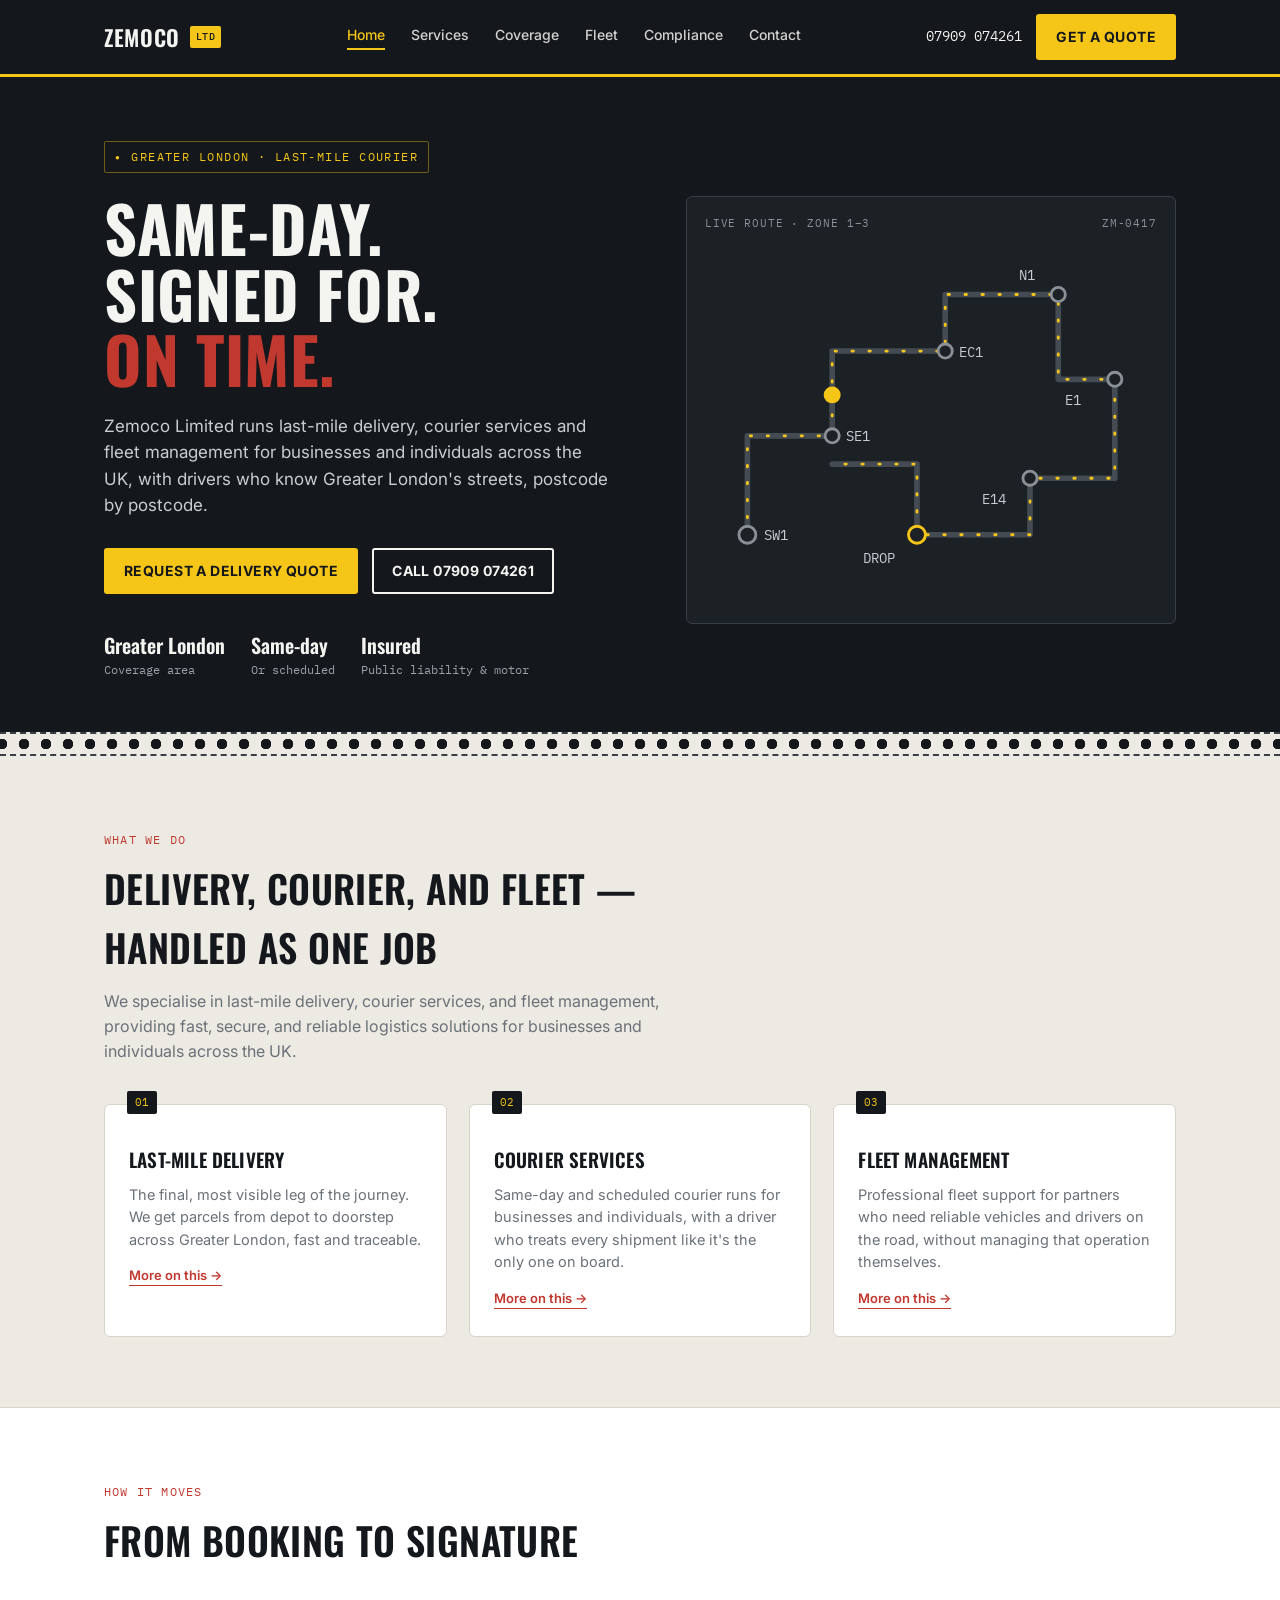
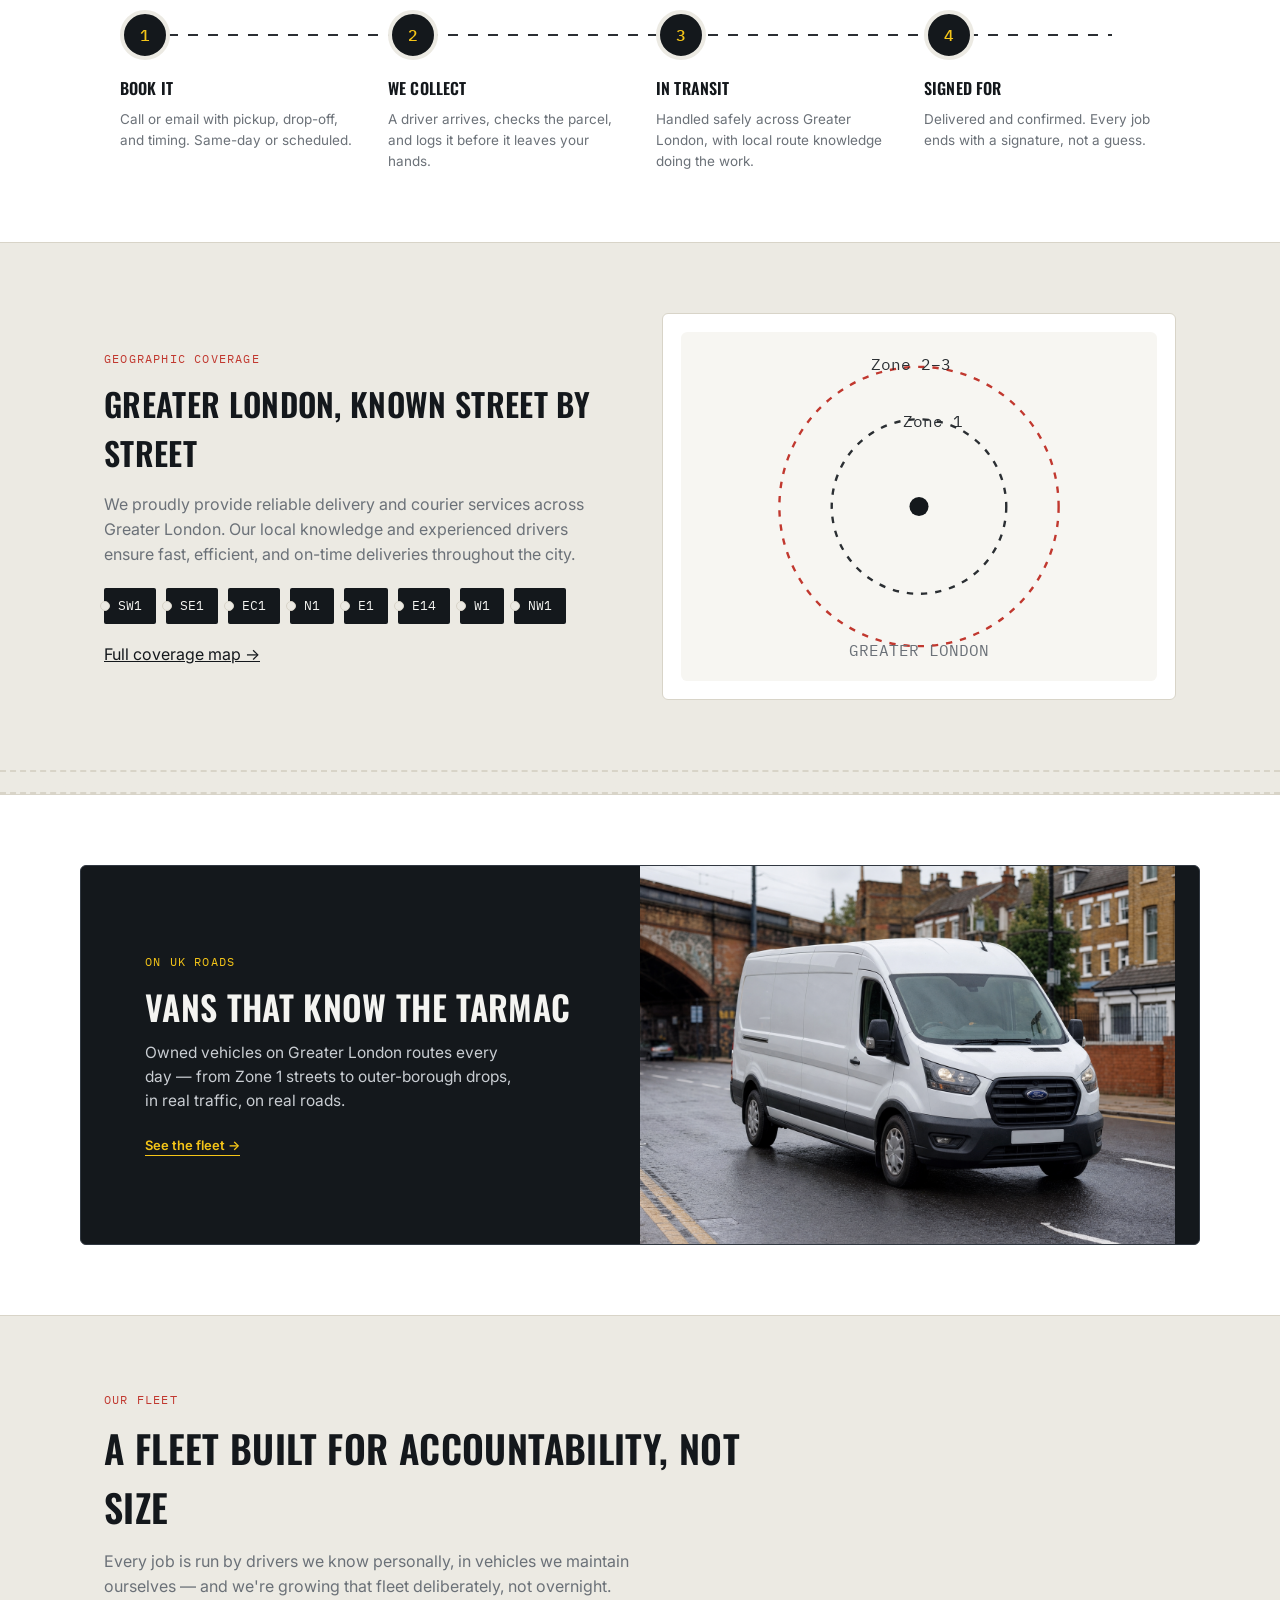
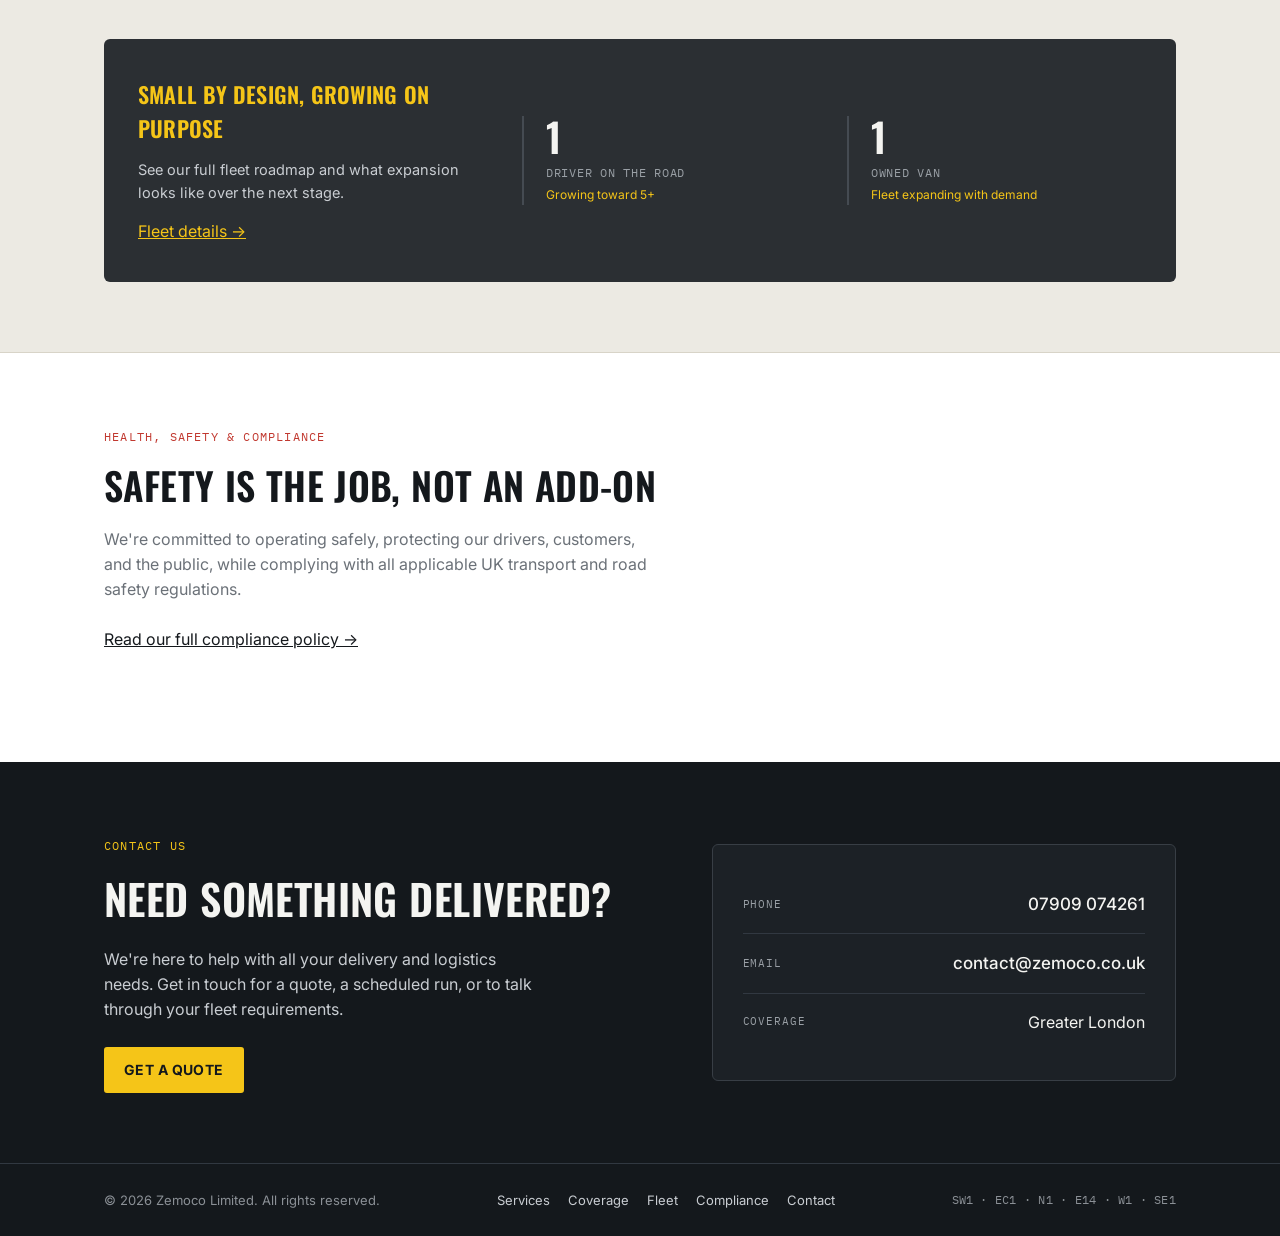
<file: index.html>
<!DOCTYPE html>
<html lang="en">
<head>
<meta charset="UTF-8">
<meta name="viewport" content="width=device-width, initial-scale=1.0">
<title>Zemoco Limited — Last-Mile Courier &amp; Fleet, Greater London</title>
<meta name="description" content="Last-mile delivery, courier services and fleet management across Greater London.">
<link rel="icon" href="assets/favicon.svg" type="image/svg+xml">
<link rel="icon" href="assets/favicon-32.png" type="image/png" sizes="32x32">
<link rel="apple-touch-icon" href="assets/apple-touch-icon.png">
<link rel="preconnect" href="https://fonts.googleapis.com">
<link rel="preconnect" href="https://fonts.gstatic.com" crossorigin>
<link href="https://fonts.googleapis.com/css2?family=Oswald:wght@400;500;600;700&family=Inter:wght@400;500;600;700&family=IBM+Plex+Mono:wght@400;500&display=swap" rel="stylesheet">
<link rel="stylesheet" href="styles.css">
</head>
<body>
<header>
  <div class="wrap nav-row">
    <a class="brand" href="./">ZEMOCO <span class="badge">LTD</span></a>
    <nav class="links" aria-label="Primary">
      <a href="./" class="active">Home</a>
      <a href="services/">Services</a>
      <a href="coverage/">Coverage</a>
      <a href="fleet/">Fleet</a>
      <a href="compliance/">Compliance</a>
      <a href="contact/">Contact</a>
    </nav>
    <div class="call-strip">
      <a class="tel" href="tel:+447909074261">07909 074261</a>
      <a class="btn" href="contact/">Get a quote</a>
      <button class="menu-toggle" aria-label="Open menu" onclick="document.getElementById('mobile-nav').classList.toggle('open')">&#9776;</button>
    </div>
  </div>
  <div id="mobile-nav" class="wrap" style="padding-bottom:14px;">
    <nav style="display:flex;flex-direction:column;gap:12px;font-size:15px;">
      <a href="./" class="active" onclick="document.getElementById('mobile-nav').classList.remove('open')">Home</a>
      <a href="services/" onclick="document.getElementById('mobile-nav').classList.remove('open')">Services</a>
      <a href="coverage/" onclick="document.getElementById('mobile-nav').classList.remove('open')">Coverage</a>
      <a href="fleet/" onclick="document.getElementById('mobile-nav').classList.remove('open')">Fleet</a>
      <a href="compliance/" onclick="document.getElementById('mobile-nav').classList.remove('open')">Compliance</a>
      <a href="contact/" onclick="document.getElementById('mobile-nav').classList.remove('open')">Contact</a>
      <a href="tel:+447909074261">Call 07909 074261</a>
    </nav>
  </div>
</header>
<main>
<section class="hero">
  <div class="wrap hero-grid">
    <div>
      <div class="eyebrow">Greater London &middot; Last-mile courier</div>
      <h1>Same-day.<br>Signed for.<br><span class="stamp">On time.</span></h1>
      <p class="lede">Zemoco Limited runs last-mile delivery, courier services and fleet management for businesses and individuals across the UK, with drivers who know Greater London's streets, postcode by postcode.</p>
      <div class="hero-ctas">
        <a class="btn" href="contact/">Request a delivery quote</a>
        <a class="btn outline" href="tel:+447909074261">Call 07909 074261</a>
      </div>
      <div class="hero-meta">
        <div><strong>Greater London</strong>Coverage area</div>
        <div><strong>Same-day</strong>Or scheduled</div>
        <div><strong>Insured</strong>Public liability &amp; motor</div>
      </div>
    </div>

    <div class="route-card">
      <div class="cap"><span>Live route &middot; Zone 1&ndash;3</span><span>ZM-0417</span></div>
      <div class="route-svg-wrap">
        <svg viewBox="0 0 320 260" xmlns="http://www.w3.org/2000/svg" role="img" aria-label="Stylised delivery route diagram across central London drop points">
          <path id="route-path" d="M30 210 L30 140 L90 140 L90 80 L170 80 L170 40 L250 40 L250 100 L290 100 L290 170 L230 170 L230 210 L150 210 L150 160 L90 160" fill="none" stroke="#454b52" stroke-width="4" stroke-linecap="round" stroke-linejoin="round"/>
          <path d="M30 210 L30 140 L90 140 L90 80 L170 80 L170 40 L250 40 L250 100 L290 100 L290 170 L230 170 L230 210 L150 210 L150 160 L90 160" fill="none" stroke="#f5c518" stroke-width="2" stroke-dasharray="1 11" stroke-linecap="round"/>
          <g font-family="IBM Plex Mono, monospace" font-size="10" fill="#c9cdd2">
            <circle cx="30" cy="210" r="6" fill="#1c2126" stroke="#8b9096" stroke-width="2"/>
            <text x="42" y="214">SW1</text>
            <circle cx="90" cy="140" r="5" fill="#1c2126" stroke="#8b9096" stroke-width="2"/>
            <text x="100" y="144">SE1</text>
            <circle cx="170" cy="80" r="5" fill="#1c2126" stroke="#8b9096" stroke-width="2"/>
            <text x="180" y="84">EC1</text>
            <circle cx="250" cy="40" r="5" fill="#1c2126" stroke="#8b9096" stroke-width="2"/>
            <text x="222" y="30">N1</text>
            <circle cx="290" cy="100" r="5" fill="#1c2126" stroke="#8b9096" stroke-width="2"/>
            <text x="255" y="118">E1</text>
            <circle cx="230" cy="170" r="5" fill="#1c2126" stroke="#8b9096" stroke-width="2"/>
            <text x="196" y="188">E14</text>
            <circle cx="150" cy="210" r="6" fill="#1c2126" stroke="#f5c518" stroke-width="2"/>
            <text x="112" y="230">DROP</text>
          </g>
          <g class="van-marker">
            <circle class="van-dot" r="6">
              <animateMotion dur="9s" repeatCount="indefinite" rotate="auto">
                <mpath href="#route-path"/>
              </animateMotion>
            </circle>
          </g>
        </svg>
      </div>
    </div>
  </div>
</section>
<div class="perf on-ink"></div>

<section>
  <div class="wrap">
    <div class="section-head">
      <span class="tag">What we do</span>
      <h2>Delivery, courier, and fleet &mdash; handled as one job</h2>
      <p>We specialise in last-mile delivery, courier services, and fleet management, providing fast, secure, and reliable logistics solutions for businesses and individuals across the UK.</p>
    </div>
    <div class="cards">
      <div class="card">
        <span class="num">01</span>
        <h3>Last-mile delivery</h3>
        <p>The final, most visible leg of the journey. We get parcels from depot to doorstep across Greater London, fast and traceable.</p>
        <a class="more" href="services/">More on this &rarr;</a>
      </div>
      <div class="card">
        <span class="num">02</span>
        <h3>Courier services</h3>
        <p>Same-day and scheduled courier runs for businesses and individuals, with a driver who treats every shipment like it's the only one on board.</p>
        <a class="more" href="services/">More on this &rarr;</a>
      </div>
      <div class="card">
        <span class="num">03</span>
        <h3>Fleet management</h3>
        <p>Professional fleet support for partners who need reliable vehicles and drivers on the road, without managing that operation themselves.</p>
        <a class="more" href="services/">More on this &rarr;</a>
      </div>
    </div>
  </div>
</section>

<section style="background:#fff;border-top:1px solid var(--line);border-bottom:1px solid var(--line);">
  <div class="wrap">
    <div class="section-head">
      <span class="tag">How it moves</span>
      <h2>From booking to signature</h2>
    </div>
    <div class="process">
      <div class="step"><div class="dot mono">1</div><h3>Book it</h3><p>Call or email with pickup, drop-off, and timing. Same-day or scheduled.</p></div>
      <div class="step"><div class="dot mono">2</div><h3>We collect</h3><p>A driver arrives, checks the parcel, and logs it before it leaves your hands.</p></div>
      <div class="step"><div class="dot mono">3</div><h3>In transit</h3><p>Handled safely across Greater London, with local route knowledge doing the work.</p></div>
      <div class="step"><div class="dot mono">4</div><h3>Signed for</h3><p>Delivered and confirmed. Every job ends with a signature, not a guess.</p></div>
    </div>
  </div>
</section>

<section>
  <div class="wrap coverage-wrap">
    <div>
      <span class="tag">Geographic coverage</span>
      <h2 style="font-size:clamp(24px,3vw,32px);font-weight:600;">Greater London, known street by street</h2>
      <p style="color:var(--muted);margin-top:14px;max-width:52ch;">We proudly provide reliable delivery and courier services across Greater London. Our local knowledge and experienced drivers ensure fast, efficient, and on-time deliveries throughout the city.</p>
      <div class="postcodes">
        <span class="pc-tag">SW1</span>
        <span class="pc-tag">SE1</span>
        <span class="pc-tag">EC1</span>
        <span class="pc-tag">N1</span>
        <span class="pc-tag">E1</span>
        <span class="pc-tag">E14</span>
        <span class="pc-tag">W1</span>
        <span class="pc-tag">NW1</span>
      </div>
      <a class="more" href="coverage/" style="display:inline-block;margin-top:18px;">Full coverage map &rarr;</a>
    </div>
    <div class="map-block">
      <svg viewBox="0 0 300 220" xmlns="http://www.w3.org/2000/svg" role="img" aria-label="Abstract diagram of Greater London coverage zones">
        <rect x="0" y="0" width="300" height="220" rx="4" fill="#f7f6f2"/>
        <circle cx="150" cy="110" r="88" fill="none" stroke="#c1382f" stroke-width="1.5" stroke-dasharray="4 5"/>
        <circle cx="150" cy="110" r="55" fill="none" stroke="#2b2f33" stroke-width="1.5" stroke-dasharray="4 5"/>
        <circle cx="150" cy="110" r="6" fill="#14181c"/>
        <g font-family="IBM Plex Mono, monospace" font-size="10" fill="#2b2f33">
          <text x="140" y="60">Zone 1</text>
          <text x="120" y="24">Zone 2&ndash;3</text>
        </g>
        <text x="150" y="204" text-anchor="middle" font-family="IBM Plex Mono, monospace" font-size="10" fill="#6b7178">GREATER LONDON</text>
      </svg>
    </div>
  </div>
</section>

<div class="perf"></div>

<section class="road-section" aria-labelledby="road-heading">
  <div class="wrap road-split">
    <div class="road-copy">
      <span class="tag">On UK roads</span>
      <h2 id="road-heading">Vans that know the tarmac</h2>
      <p>Owned vehicles on Greater London routes every day &mdash; from Zone 1 streets to outer-borough drops, in real traffic, on real roads.</p>
      <a class="more" href="fleet/">See the fleet &rarr;</a>
    </div>
    <figure class="road-shot">
      <img
        src="assets/van-uk-road.jpg"
        alt="White delivery van driving on a wet Greater London road with UK lane markings"
        width="1600"
        height="900"
        loading="lazy"
        decoding="async"
      >
    </figure>
  </div>
</section>

<section>
  <div class="wrap">
    <div class="section-head">
      <span class="tag">Our fleet</span>
      <h2>A fleet built for accountability, not size</h2>
      <p>Every job is run by drivers we know personally, in vehicles we maintain ourselves &mdash; and we're growing that fleet deliberately, not overnight.</p>
    </div>
    <div class="fleet-strip">
      <div class="lead">
        <h3>Small by design, growing on purpose</h3>
        <p>See our full fleet roadmap and what expansion looks like over the next stage.</p>
        <a class="more" href="fleet/" style="color:var(--hivis);">Fleet details &rarr;</a>
      </div>
      <div class="stat">
        <div class="big">1</div>
        <div class="small">Driver on the road</div>
        <div class="note">Growing toward 5+</div>
      </div>
      <div class="stat">
        <div class="big">1</div>
        <div class="small">Owned van</div>
        <div class="note">Fleet expanding with demand</div>
      </div>
    </div>
  </div>
</section>

<section style="background:#fff;border-top:1px solid var(--line);">
  <div class="wrap">
    <div class="section-head">
      <span class="tag">Health, safety &amp; compliance</span>
      <h2>Safety is the job, not an add-on</h2>
      <p>We're committed to operating safely, protecting our drivers, customers, and the public, while complying with all applicable UK transport and road safety regulations.</p>
      <a class="more" href="compliance/" style="display:inline-block;margin-top:10px;">Read our full compliance policy &rarr;</a>
    </div>
  </div>
</section>

<section class="contact">
  <div class="wrap contact-grid">
    <div>
      <span class="tag" style="color:var(--hivis);">Contact us</span>
      <h2>Need something delivered?</h2>
      <p class="lede">We're here to help with all your delivery and logistics needs. Get in touch for a quote, a scheduled run, or to talk through your fleet requirements.</p>
      <a class="btn" href="contact/">Get a quote</a>
    </div>
    <div class="contact-card">
      <div class="contact-line"><span class="label">Phone</span><a href="tel:+447909074261">07909 074261</a></div>
      <div class="contact-line"><span class="label">Email</span><a href="mailto:contact@zemoco.co.uk">contact@zemoco.co.uk</a></div>
      <div class="contact-line"><span class="label">Coverage</span><span>Greater London</span></div>
    </div>
  </div>
</section>
</main>
<footer>
  <div class="wrap footer-row">
    <span>&copy; <span class="year"></span> Zemoco Limited. All rights reserved.</span>
    <div class="footer-links">
      <a href="services/">Services</a>
      <a href="coverage/">Coverage</a>
      <a href="fleet/">Fleet</a>
      <a href="compliance/">Compliance</a>
      <a href="contact/">Contact</a>
    </div>
    <span class="mono">SW1 &middot; EC1 &middot; N1 &middot; E14 &middot; W1 &middot; SE1</span>
  </div>
</footer>
<script src="main.js"></script>
</body>
</html>
</file>
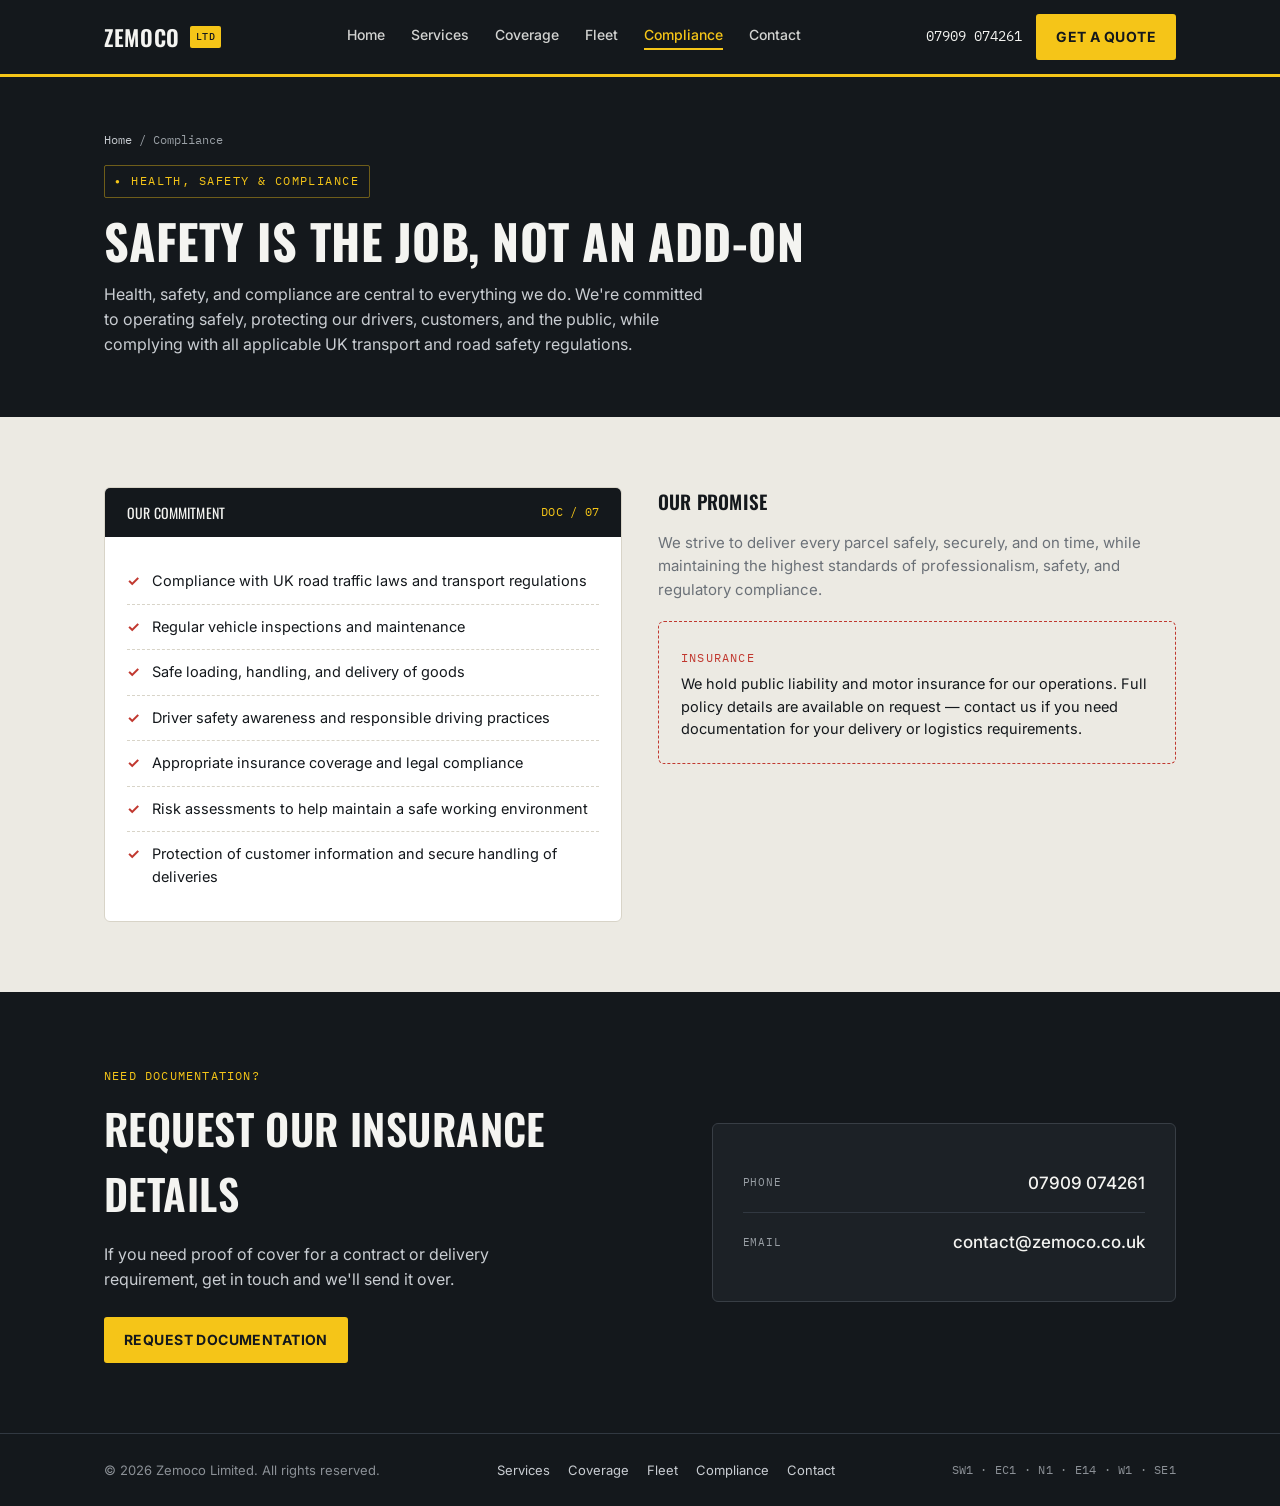
<file: compliance/index.html>
<!DOCTYPE html>
<html lang="en">
<head>
<meta charset="UTF-8">
<meta name="viewport" content="width=device-width, initial-scale=1.0">
<title>Compliance — Zemoco Limited</title>
<meta name="description" content="Health, safety, insurance and regulatory compliance for Zemoco Limited deliveries.">
<link rel="icon" href="../assets/favicon.svg" type="image/svg+xml">
<link rel="icon" href="../assets/favicon-32.png" type="image/png" sizes="32x32">
<link rel="apple-touch-icon" href="../assets/apple-touch-icon.png">
<link rel="preconnect" href="https://fonts.googleapis.com">
<link rel="preconnect" href="https://fonts.gstatic.com" crossorigin>
<link href="https://fonts.googleapis.com/css2?family=Oswald:wght@400;500;600;700&family=Inter:wght@400;500;600;700&family=IBM+Plex+Mono:wght@400;500&display=swap" rel="stylesheet">
<link rel="stylesheet" href="../styles.css">
</head>
<body>
<header>
  <div class="wrap nav-row">
    <a class="brand" href="../">ZEMOCO <span class="badge">LTD</span></a>
    <nav class="links" aria-label="Primary">
      <a href="../">Home</a>
      <a href="../services/">Services</a>
      <a href="../coverage/">Coverage</a>
      <a href="../fleet/">Fleet</a>
      <a href="../compliance/" class="active">Compliance</a>
      <a href="../contact/">Contact</a>
    </nav>
    <div class="call-strip">
      <a class="tel" href="tel:+447909074261">07909 074261</a>
      <a class="btn" href="../contact/">Get a quote</a>
      <button class="menu-toggle" aria-label="Open menu" onclick="document.getElementById('mobile-nav').classList.toggle('open')">&#9776;</button>
    </div>
  </div>
  <div id="mobile-nav" class="wrap" style="padding-bottom:14px;">
    <nav style="display:flex;flex-direction:column;gap:12px;font-size:15px;">
      <a href="../" onclick="document.getElementById('mobile-nav').classList.remove('open')">Home</a>
      <a href="../services/" onclick="document.getElementById('mobile-nav').classList.remove('open')">Services</a>
      <a href="../coverage/" onclick="document.getElementById('mobile-nav').classList.remove('open')">Coverage</a>
      <a href="../fleet/" onclick="document.getElementById('mobile-nav').classList.remove('open')">Fleet</a>
      <a href="../compliance/" class="active" onclick="document.getElementById('mobile-nav').classList.remove('open')">Compliance</a>
      <a href="../contact/" onclick="document.getElementById('mobile-nav').classList.remove('open')">Contact</a>
      <a href="tel:+447909074261">Call 07909 074261</a>
    </nav>
  </div>
</header>
<main>
<div class="page-banner">
  <div class="wrap">
    <div class="breadcrumb"><a href="../">Home</a> / Compliance</div>
    <div class="eyebrow">Health, safety &amp; compliance</div>
    <h1>Safety is the job, not an add-on</h1>
    <p>Health, safety, and compliance are central to everything we do. We're committed to operating safely, protecting our drivers, customers, and the public, while complying with all applicable UK transport and road safety regulations.</p>
  </div>
</div>

<section>
  <div class="wrap compliance-wrap">
    <div class="docket">
      <div class="head"><span class="display" style="font-size:14px;">Our commitment</span><span class="mono">DOC / 07</span></div>
      <ul>
        <li>Compliance with UK road traffic laws and transport regulations</li>
        <li>Regular vehicle inspections and maintenance</li>
        <li>Safe loading, handling, and delivery of goods</li>
        <li>Driver safety awareness and responsible driving practices</li>
        <li>Appropriate insurance coverage and legal compliance</li>
        <li>Risk assessments to help maintain a safe working environment</li>
        <li>Protection of customer information and secure handling of deliveries</li>
      </ul>
    </div>
    <div>
      <h3 style="font-size:19px;font-weight:600;margin-bottom:12px;">Our promise</h3>
      <p style="color:var(--muted);font-size:15px;">We strive to deliver every parcel safely, securely, and on time, while maintaining the highest standards of professionalism, safety, and regulatory compliance.</p>
      <div class="insurance-note">
        <span class="tag" style="margin-bottom:6px;">Insurance</span>
        <p>We hold public liability and motor insurance for our operations. Full policy details are available on request &mdash; contact us if you need documentation for your delivery or logistics requirements.</p>
      </div>
    </div>
  </div>
</section>

<section class="contact">
  <div class="wrap contact-grid">
    <div>
      <span class="tag" style="color:var(--hivis);">Need documentation?</span>
      <h2>Request our insurance details</h2>
      <p class="lede">If you need proof of cover for a contract or delivery requirement, get in touch and we'll send it over.</p>
      <a class="btn" href="../contact/">Request documentation</a>
    </div>
    <div class="contact-card">
      <div class="contact-line"><span class="label">Phone</span><a href="tel:+447909074261">07909 074261</a></div>
      <div class="contact-line"><span class="label">Email</span><a href="mailto:contact@zemoco.co.uk">contact@zemoco.co.uk</a></div>
    </div>
  </div>
</section>
</main>
<footer>
  <div class="wrap footer-row">
    <span>&copy; <span class="year"></span> Zemoco Limited. All rights reserved.</span>
    <div class="footer-links">
      <a href="../services/">Services</a>
      <a href="../coverage/">Coverage</a>
      <a href="../fleet/">Fleet</a>
      <a href="../compliance/">Compliance</a>
      <a href="../contact/">Contact</a>
    </div>
    <span class="mono">SW1 &middot; EC1 &middot; N1 &middot; E14 &middot; W1 &middot; SE1</span>
  </div>
</footer>
<script src="../main.js"></script>
</body>
</html>
</file>
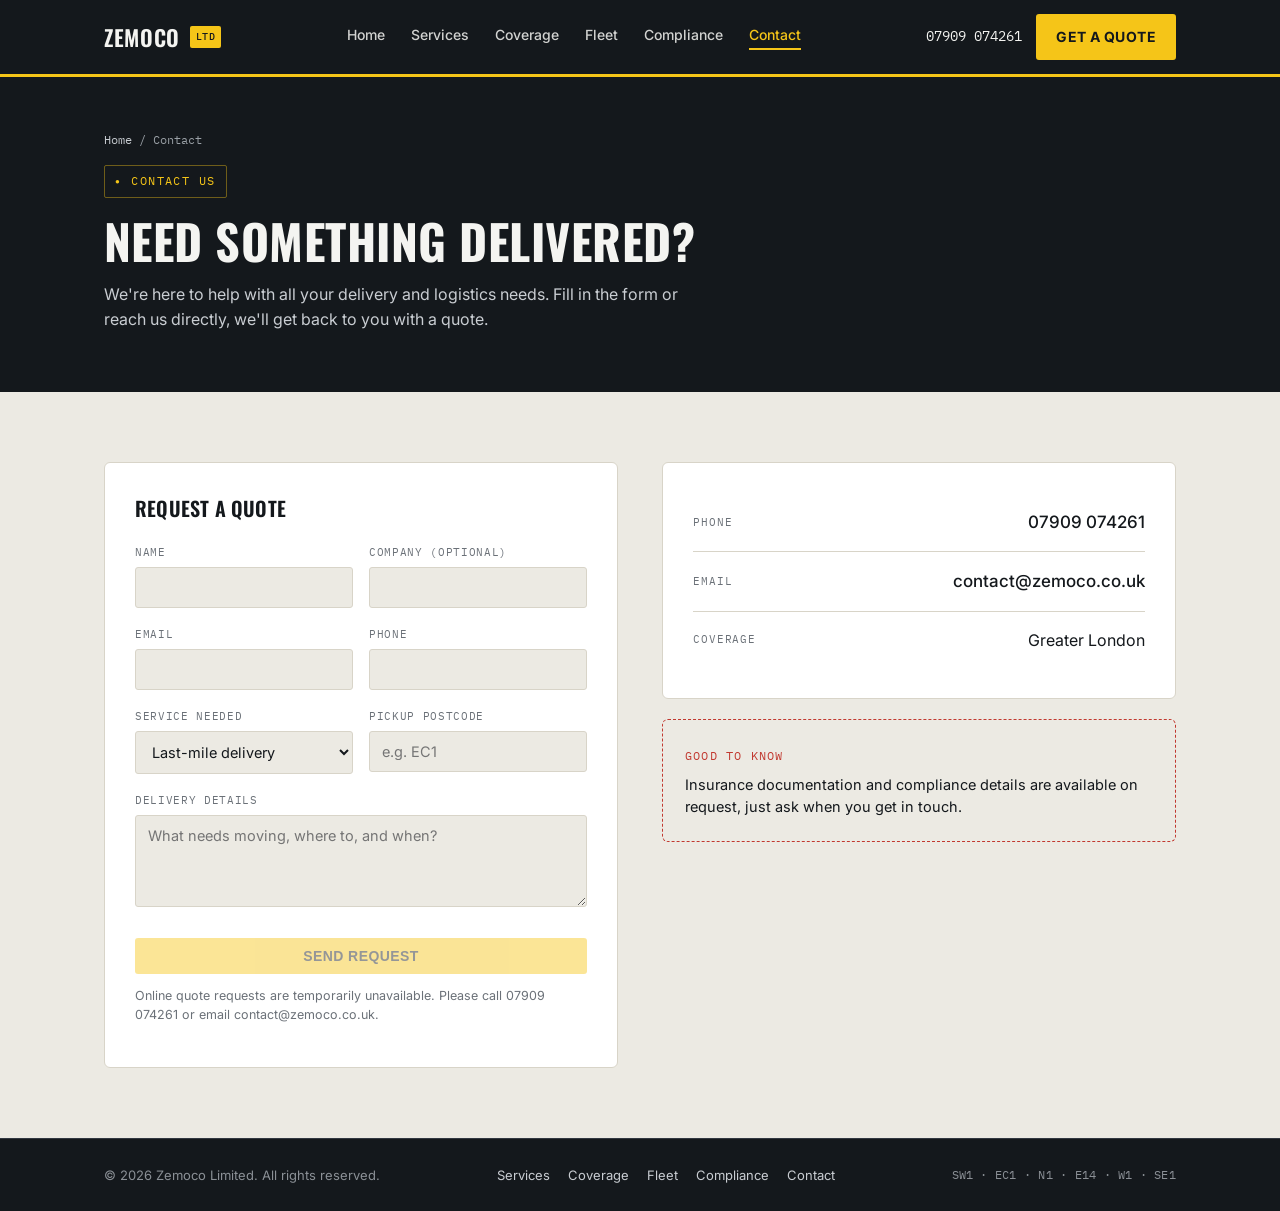
<file: contact/index.html>
<!DOCTYPE html>
<html lang="en">
<head>
<meta charset="UTF-8">
<meta name="viewport" content="width=device-width, initial-scale=1.0">
<title>Contact — Zemoco Limited</title>
<meta name="description" content="Request a delivery quote from Zemoco Limited across Greater London.">
<link rel="icon" href="../assets/favicon.svg" type="image/svg+xml">
<link rel="icon" href="../assets/favicon-32.png" type="image/png" sizes="32x32">
<link rel="apple-touch-icon" href="../assets/apple-touch-icon.png">
<link rel="preconnect" href="https://fonts.googleapis.com">
<link rel="preconnect" href="https://fonts.gstatic.com" crossorigin>
<link href="https://fonts.googleapis.com/css2?family=Oswald:wght@400;500;600;700&family=Inter:wght@400;500;600;700&family=IBM+Plex+Mono:wght@400;500&display=swap" rel="stylesheet">
<link rel="stylesheet" href="../styles.css">
</head>
<body>
<header>
  <div class="wrap nav-row">
    <a class="brand" href="../">ZEMOCO <span class="badge">LTD</span></a>
    <nav class="links" aria-label="Primary">
      <a href="../">Home</a>
      <a href="../services/">Services</a>
      <a href="../coverage/">Coverage</a>
      <a href="../fleet/">Fleet</a>
      <a href="../compliance/">Compliance</a>
      <a href="../contact/" class="active">Contact</a>
    </nav>
    <div class="call-strip">
      <a class="tel" href="tel:+447909074261">07909 074261</a>
      <a class="btn" href="../contact/">Get a quote</a>
      <button class="menu-toggle" aria-label="Open menu" onclick="document.getElementById('mobile-nav').classList.toggle('open')">&#9776;</button>
    </div>
  </div>
  <div id="mobile-nav" class="wrap" style="padding-bottom:14px;">
    <nav style="display:flex;flex-direction:column;gap:12px;font-size:15px;">
      <a href="../" onclick="document.getElementById('mobile-nav').classList.remove('open')">Home</a>
      <a href="../services/" onclick="document.getElementById('mobile-nav').classList.remove('open')">Services</a>
      <a href="../coverage/" onclick="document.getElementById('mobile-nav').classList.remove('open')">Coverage</a>
      <a href="../fleet/" onclick="document.getElementById('mobile-nav').classList.remove('open')">Fleet</a>
      <a href="../compliance/" onclick="document.getElementById('mobile-nav').classList.remove('open')">Compliance</a>
      <a href="../contact/" class="active" onclick="document.getElementById('mobile-nav').classList.remove('open')">Contact</a>
      <a href="tel:+447909074261">Call 07909 074261</a>
    </nav>
  </div>
</header>
<main>
<div class="page-banner">
  <div class="wrap">
    <div class="breadcrumb"><a href="../">Home</a> / Contact</div>
    <div class="eyebrow">Contact us</div>
    <h1>Need something delivered?</h1>
    <p>We're here to help with all your delivery and logistics needs. Fill in the form or reach us directly, we'll get back to you with a quote.</p>
  </div>
</div>

<section>
  <div class="wrap coverage-wrap" style="align-items:start;">
    <div class="quote-form">
      <h2 style="font-size:20px;font-weight:600;margin-bottom:20px;">Request a quote</h2>
      <form id="quote-form">
        <div class="row-2">
          <div class="field">
            <label for="name">Name</label>
            <input type="text" id="name" name="name" required>
          </div>
          <div class="field">
            <label for="company">Company (optional)</label>
            <input type="text" id="company" name="company">
          </div>
        </div>
        <div class="row-2">
          <div class="field">
            <label for="email">Email</label>
            <input type="email" id="email" name="email" required>
          </div>
          <div class="field">
            <label for="phone">Phone</label>
            <input type="tel" id="phone" name="phone">
          </div>
        </div>
        <div class="row-2">
          <div class="field">
            <label for="service">Service needed</label>
            <select id="service" name="service">
              <option>Last-mile delivery</option>
              <option>Courier service (same-day)</option>
              <option>Courier service (scheduled)</option>
              <option>Fleet management</option>
              <option>Other / not sure</option>
            </select>
          </div>
          <div class="field">
            <label for="postcode">Pickup postcode</label>
            <input type="text" id="postcode" name="postcode" placeholder="e.g. EC1">
          </div>
        </div>
        <div class="field">
          <label for="details">Delivery details</label>
          <textarea id="details" name="details" rows="4" placeholder="What needs moving, where to, and when?"></textarea>
        </div>
        <button type="submit" class="btn submit" disabled aria-disabled="true">Send request</button>
        <p class="form-note">Online quote requests are temporarily unavailable. Please call 07909 074261 or email contact@zemoco.co.uk.</p>
      </form>
    </div>

    <div>
      <div class="contact-card" style="background:#fff;border-color:var(--line);color:var(--ink);">
        <div class="contact-line" style="border-color:var(--line);">
          <span class="label" style="color:var(--muted);">Phone</span>
          <a href="tel:+447909074261">07909 074261</a>
        </div>
        <div class="contact-line" style="border-color:var(--line);">
          <span class="label" style="color:var(--muted);">Email</span>
          <a href="mailto:contact@zemoco.co.uk">contact@zemoco.co.uk</a>
        </div>
        <div class="contact-line" style="border-color:var(--line);">
          <span class="label" style="color:var(--muted);">Coverage</span>
          <span>Greater London</span>
        </div>
      </div>
      <div class="insurance-note" style="margin-top:20px;">
        <span class="tag">Good to know</span>
        <p>Insurance documentation and compliance details are available on request, just ask when you get in touch.</p>
      </div>
    </div>
  </div>
</section>
</main>
<footer>
  <div class="wrap footer-row">
    <span>&copy; <span class="year"></span> Zemoco Limited. All rights reserved.</span>
    <div class="footer-links">
      <a href="../services/">Services</a>
      <a href="../coverage/">Coverage</a>
      <a href="../fleet/">Fleet</a>
      <a href="../compliance/">Compliance</a>
      <a href="../contact/">Contact</a>
    </div>
    <span class="mono">SW1 &middot; EC1 &middot; N1 &middot; E14 &middot; W1 &middot; SE1</span>
  </div>
</footer>
<script src="../main.js"></script>
</body>
</html>
</file>
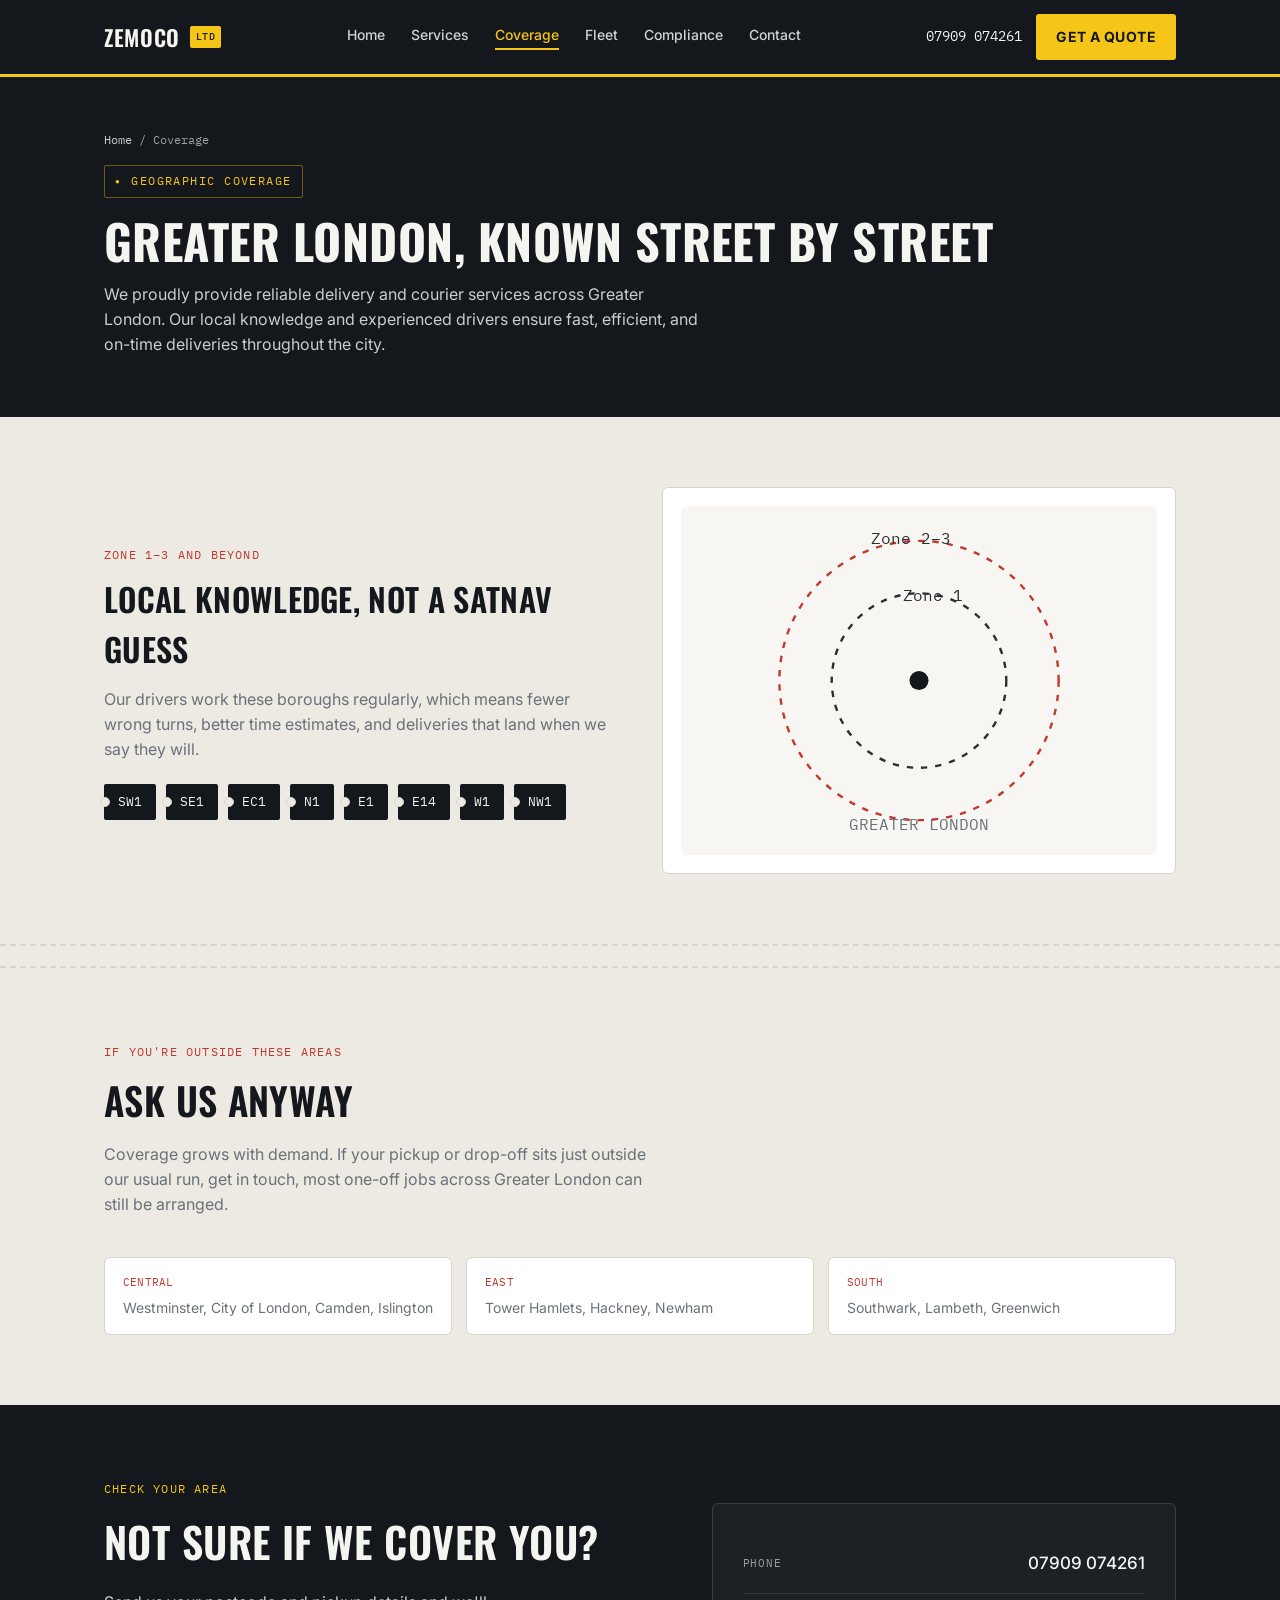
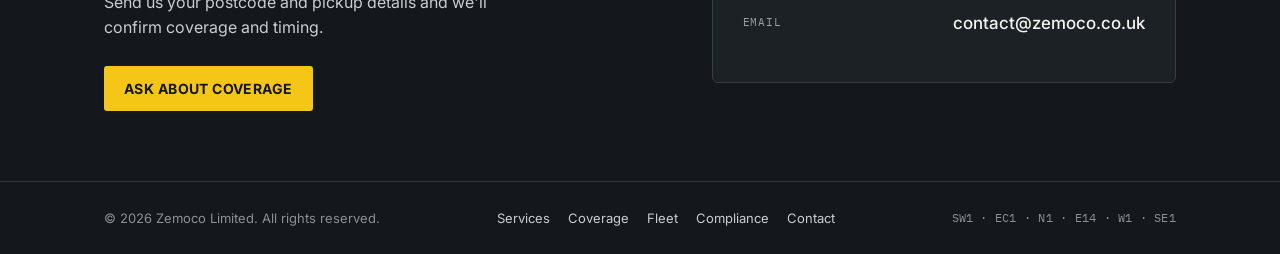
<file: coverage/index.html>
<!DOCTYPE html>
<html lang="en">
<head>
<meta charset="UTF-8">
<meta name="viewport" content="width=device-width, initial-scale=1.0">
<title>Coverage — Zemoco Limited</title>
<meta name="description" content="Delivery and courier coverage across Greater London boroughs and postcodes.">
<link rel="icon" href="../assets/favicon.svg" type="image/svg+xml">
<link rel="icon" href="../assets/favicon-32.png" type="image/png" sizes="32x32">
<link rel="apple-touch-icon" href="../assets/apple-touch-icon.png">
<link rel="preconnect" href="https://fonts.googleapis.com">
<link rel="preconnect" href="https://fonts.gstatic.com" crossorigin>
<link href="https://fonts.googleapis.com/css2?family=Oswald:wght@400;500;600;700&family=Inter:wght@400;500;600;700&family=IBM+Plex+Mono:wght@400;500&display=swap" rel="stylesheet">
<link rel="stylesheet" href="../styles.css">
</head>
<body>
<header>
  <div class="wrap nav-row">
    <a class="brand" href="../">ZEMOCO <span class="badge">LTD</span></a>
    <nav class="links" aria-label="Primary">
      <a href="../">Home</a>
      <a href="../services/">Services</a>
      <a href="../coverage/" class="active">Coverage</a>
      <a href="../fleet/">Fleet</a>
      <a href="../compliance/">Compliance</a>
      <a href="../contact/">Contact</a>
    </nav>
    <div class="call-strip">
      <a class="tel" href="tel:+447909074261">07909 074261</a>
      <a class="btn" href="../contact/">Get a quote</a>
      <button class="menu-toggle" aria-label="Open menu" onclick="document.getElementById('mobile-nav').classList.toggle('open')">&#9776;</button>
    </div>
  </div>
  <div id="mobile-nav" class="wrap" style="padding-bottom:14px;">
    <nav style="display:flex;flex-direction:column;gap:12px;font-size:15px;">
      <a href="../" onclick="document.getElementById('mobile-nav').classList.remove('open')">Home</a>
      <a href="../services/" onclick="document.getElementById('mobile-nav').classList.remove('open')">Services</a>
      <a href="../coverage/" class="active" onclick="document.getElementById('mobile-nav').classList.remove('open')">Coverage</a>
      <a href="../fleet/" onclick="document.getElementById('mobile-nav').classList.remove('open')">Fleet</a>
      <a href="../compliance/" onclick="document.getElementById('mobile-nav').classList.remove('open')">Compliance</a>
      <a href="../contact/" onclick="document.getElementById('mobile-nav').classList.remove('open')">Contact</a>
      <a href="tel:+447909074261">Call 07909 074261</a>
    </nav>
  </div>
</header>
<main>
<div class="page-banner">
  <div class="wrap">
    <div class="breadcrumb"><a href="../">Home</a> / Coverage</div>
    <div class="eyebrow">Geographic coverage</div>
    <h1>Greater London, known street by street</h1>
    <p>We proudly provide reliable delivery and courier services across Greater London. Our local knowledge and experienced drivers ensure fast, efficient, and on-time deliveries throughout the city.</p>
  </div>
</div>

<section>
  <div class="wrap coverage-wrap">
    <div>
      <span class="tag">Zone 1&ndash;3 and beyond</span>
      <h2 style="font-size:clamp(24px,3vw,32px);font-weight:600;">Local knowledge, not a satnav guess</h2>
      <p style="color:var(--muted);margin-top:14px;max-width:52ch;">Our drivers work these boroughs regularly, which means fewer wrong turns, better time estimates, and deliveries that land when we say they will.</p>
      <div class="postcodes">
        <span class="pc-tag">SW1</span>
        <span class="pc-tag">SE1</span>
        <span class="pc-tag">EC1</span>
        <span class="pc-tag">N1</span>
        <span class="pc-tag">E1</span>
        <span class="pc-tag">E14</span>
        <span class="pc-tag">W1</span>
        <span class="pc-tag">NW1</span>
      </div>
    </div>
    <div class="map-block">
      <svg viewBox="0 0 300 220" xmlns="http://www.w3.org/2000/svg" role="img" aria-label="Abstract diagram of Greater London coverage zones">
        <rect x="0" y="0" width="300" height="220" rx="4" fill="#f7f6f2"/>
        <circle cx="150" cy="110" r="88" fill="none" stroke="#c1382f" stroke-width="1.5" stroke-dasharray="4 5"/>
        <circle cx="150" cy="110" r="55" fill="none" stroke="#2b2f33" stroke-width="1.5" stroke-dasharray="4 5"/>
        <circle cx="150" cy="110" r="6" fill="#14181c"/>
        <g font-family="IBM Plex Mono, monospace" font-size="10" fill="#2b2f33">
          <text x="140" y="60">Zone 1</text>
          <text x="120" y="24">Zone 2&ndash;3</text>
        </g>
        <text x="150" y="204" text-anchor="middle" font-family="IBM Plex Mono, monospace" font-size="10" fill="#6b7178">GREATER LONDON</text>
      </svg>
    </div>
  </div>
</section>

<div class="perf"></div>

<section>
  <div class="wrap">
    <div class="section-head">
      <span class="tag">If you're outside these areas</span>
      <h2>Ask us anyway</h2>
      <p>Coverage grows with demand. If your pickup or drop-off sits just outside our usual run, get in touch, most one-off jobs across Greater London can still be arranged.</p>
    </div>
    <div class="borough-grid">
      <div class="borough"><div class="mono">CENTRAL</div><p>Westminster, City of London, Camden, Islington</p></div>
      <div class="borough"><div class="mono">EAST</div><p>Tower Hamlets, Hackney, Newham</p></div>
      <div class="borough"><div class="mono">SOUTH</div><p>Southwark, Lambeth, Greenwich</p></div>
    </div>
  </div>
</section>

<section class="contact">
  <div class="wrap contact-grid">
    <div>
      <span class="tag" style="color:var(--hivis);">Check your area</span>
      <h2>Not sure if we cover you?</h2>
      <p class="lede">Send us your postcode and pickup details and we'll confirm coverage and timing.</p>
      <a class="btn" href="../contact/">Ask about coverage</a>
    </div>
    <div class="contact-card">
      <div class="contact-line"><span class="label">Phone</span><a href="tel:+447909074261">07909 074261</a></div>
      <div class="contact-line"><span class="label">Email</span><a href="mailto:contact@zemoco.co.uk">contact@zemoco.co.uk</a></div>
    </div>
  </div>
</section>
</main>
<footer>
  <div class="wrap footer-row">
    <span>&copy; <span class="year"></span> Zemoco Limited. All rights reserved.</span>
    <div class="footer-links">
      <a href="../services/">Services</a>
      <a href="../coverage/">Coverage</a>
      <a href="../fleet/">Fleet</a>
      <a href="../compliance/">Compliance</a>
      <a href="../contact/">Contact</a>
    </div>
    <span class="mono">SW1 &middot; EC1 &middot; N1 &middot; E14 &middot; W1 &middot; SE1</span>
  </div>
</footer>
<script src="../main.js"></script>
</body>
</html>
</file>
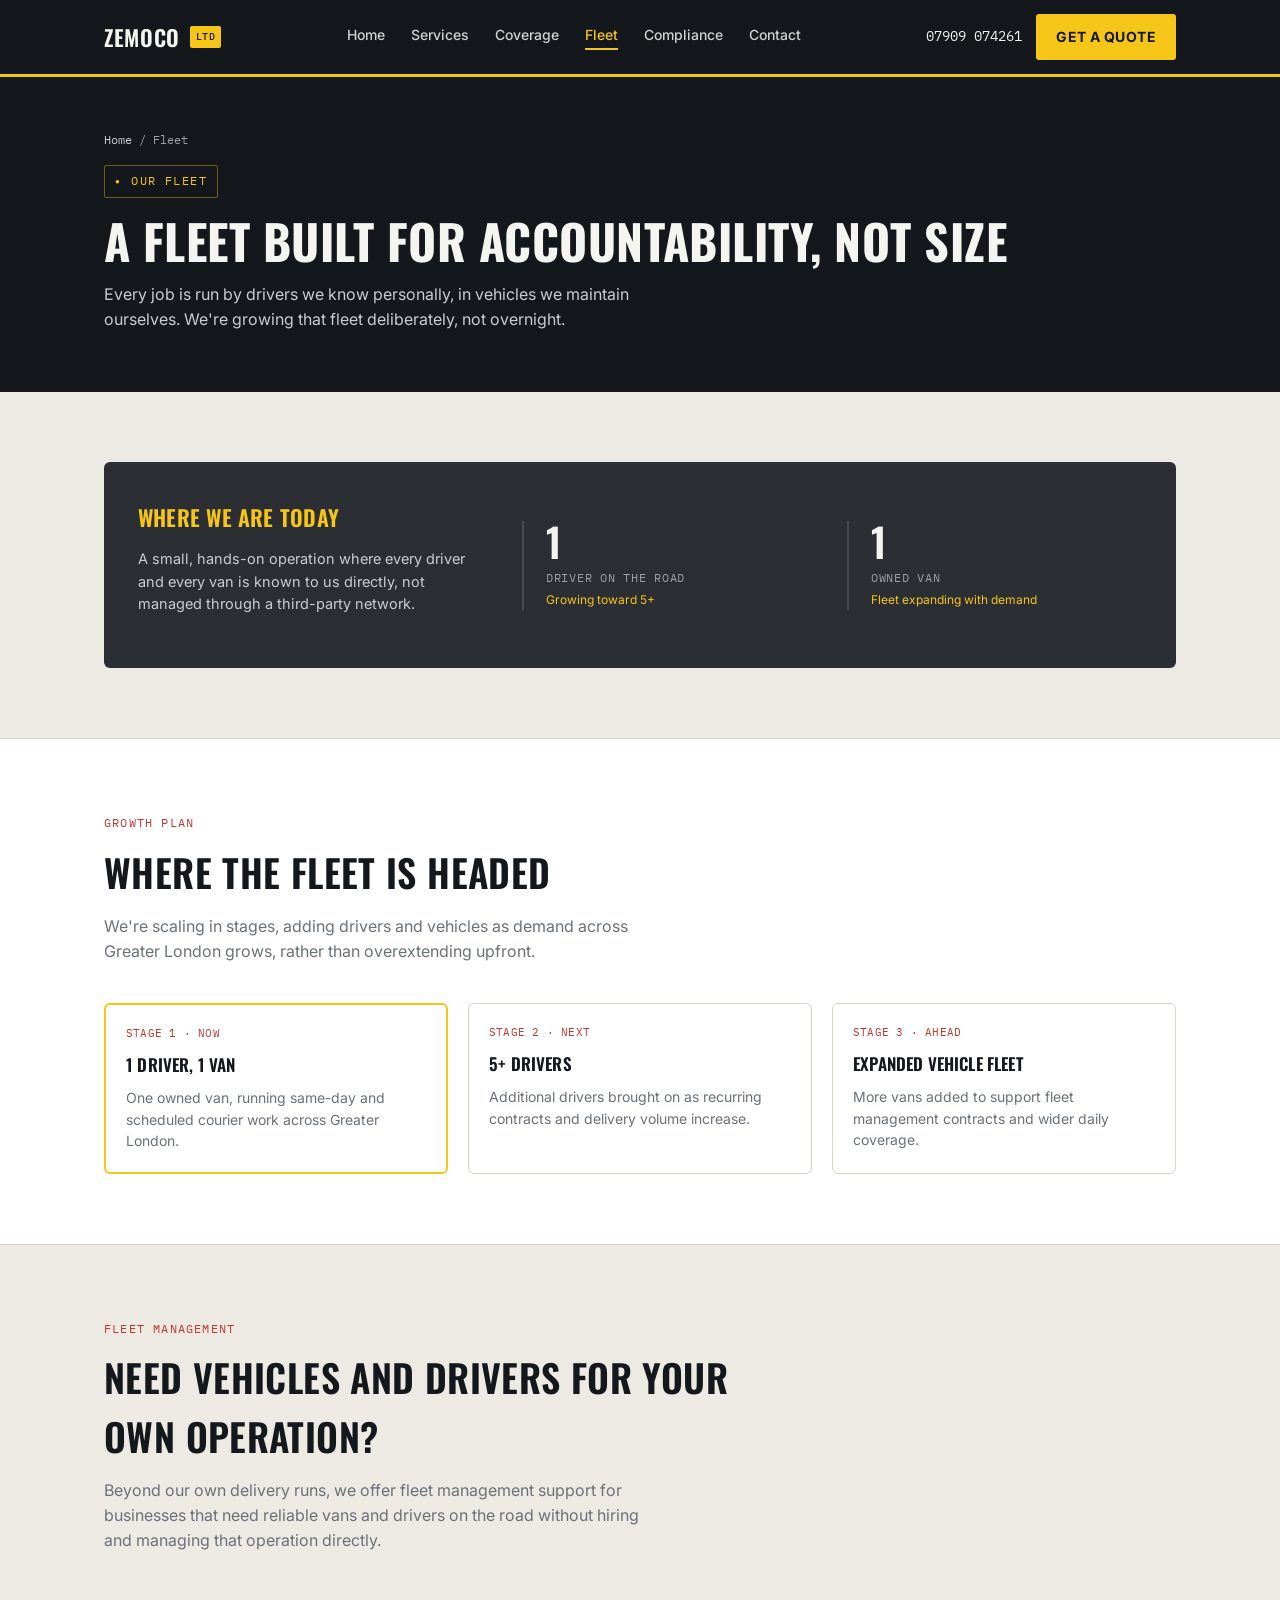
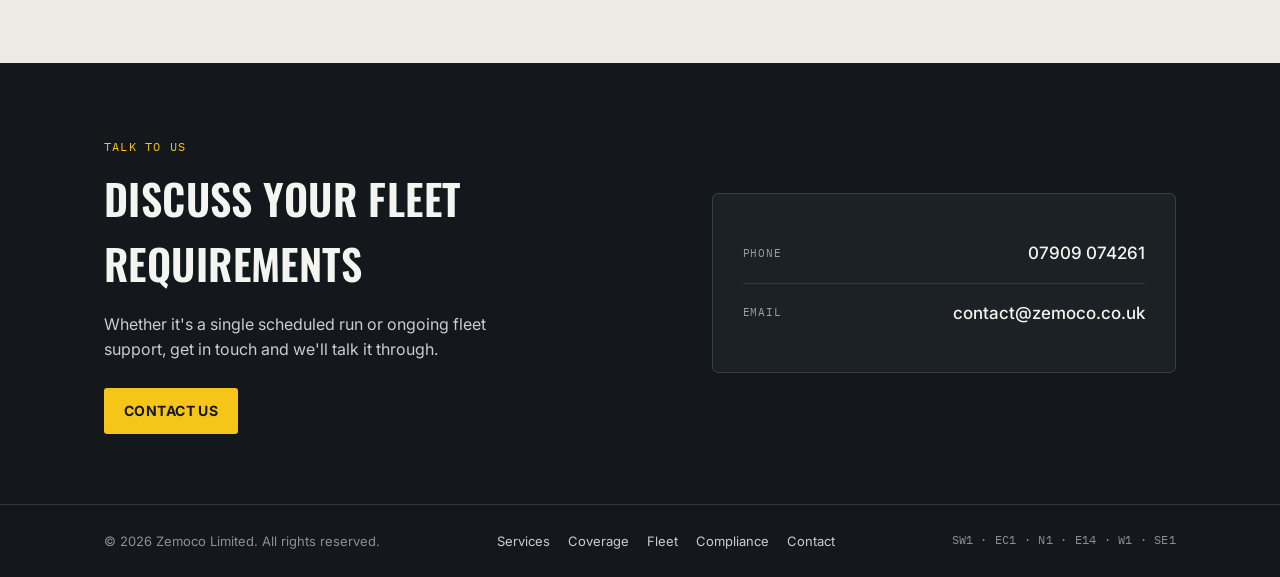
<file: fleet/index.html>
<!DOCTYPE html>
<html lang="en">
<head>
<meta charset="UTF-8">
<meta name="viewport" content="width=device-width, initial-scale=1.0">
<title>Fleet — Zemoco Limited</title>
<meta name="description" content="Zemoco fleet of drivers and vans serving Greater London, with a clear growth roadmap.">
<link rel="icon" href="../assets/favicon.svg" type="image/svg+xml">
<link rel="icon" href="../assets/favicon-32.png" type="image/png" sizes="32x32">
<link rel="apple-touch-icon" href="../assets/apple-touch-icon.png">
<link rel="preconnect" href="https://fonts.googleapis.com">
<link rel="preconnect" href="https://fonts.gstatic.com" crossorigin>
<link href="https://fonts.googleapis.com/css2?family=Oswald:wght@400;500;600;700&family=Inter:wght@400;500;600;700&family=IBM+Plex+Mono:wght@400;500&display=swap" rel="stylesheet">
<link rel="stylesheet" href="../styles.css">
</head>
<body>
<header>
  <div class="wrap nav-row">
    <a class="brand" href="../">ZEMOCO <span class="badge">LTD</span></a>
    <nav class="links" aria-label="Primary">
      <a href="../">Home</a>
      <a href="../services/">Services</a>
      <a href="../coverage/">Coverage</a>
      <a href="../fleet/" class="active">Fleet</a>
      <a href="../compliance/">Compliance</a>
      <a href="../contact/">Contact</a>
    </nav>
    <div class="call-strip">
      <a class="tel" href="tel:+447909074261">07909 074261</a>
      <a class="btn" href="../contact/">Get a quote</a>
      <button class="menu-toggle" aria-label="Open menu" onclick="document.getElementById('mobile-nav').classList.toggle('open')">&#9776;</button>
    </div>
  </div>
  <div id="mobile-nav" class="wrap" style="padding-bottom:14px;">
    <nav style="display:flex;flex-direction:column;gap:12px;font-size:15px;">
      <a href="../" onclick="document.getElementById('mobile-nav').classList.remove('open')">Home</a>
      <a href="../services/" onclick="document.getElementById('mobile-nav').classList.remove('open')">Services</a>
      <a href="../coverage/" onclick="document.getElementById('mobile-nav').classList.remove('open')">Coverage</a>
      <a href="../fleet/" class="active" onclick="document.getElementById('mobile-nav').classList.remove('open')">Fleet</a>
      <a href="../compliance/" onclick="document.getElementById('mobile-nav').classList.remove('open')">Compliance</a>
      <a href="../contact/" onclick="document.getElementById('mobile-nav').classList.remove('open')">Contact</a>
      <a href="tel:+447909074261">Call 07909 074261</a>
    </nav>
  </div>
</header>
<main>
<div class="page-banner">
  <div class="wrap">
    <div class="breadcrumb"><a href="../">Home</a> / Fleet</div>
    <div class="eyebrow">Our fleet</div>
    <h1>A fleet built for accountability, not size</h1>
    <p>Every job is run by drivers we know personally, in vehicles we maintain ourselves. We're growing that fleet deliberately, not overnight.</p>
  </div>
</div>

<section>
  <div class="wrap">
    <div class="fleet-strip">
      <div class="lead">
        <h3>Where we are today</h3>
        <p>A small, hands-on operation where every driver and every van is known to us directly, not managed through a third-party network.</p>
      </div>
      <div class="stat">
        <div class="big">1</div>
        <div class="small">Driver on the road</div>
        <div class="note">Growing toward 5+</div>
      </div>
      <div class="stat">
        <div class="big">1</div>
        <div class="small">Owned van</div>
        <div class="note">Fleet expanding with demand</div>
      </div>
    </div>
  </div>
</section>

<section style="background:#fff;border-top:1px solid var(--line);border-bottom:1px solid var(--line);">
  <div class="wrap">
    <div class="section-head">
      <span class="tag">Growth plan</span>
      <h2>Where the fleet is headed</h2>
      <p>We're scaling in stages, adding drivers and vehicles as demand across Greater London grows, rather than overextending upfront.</p>
    </div>
    <div class="roadmap">
      <div class="stage current">
        <div class="mono">STAGE 1 &middot; NOW</div>
        <h3>1 driver, 1 van</h3>
        <p>One owned van, running same-day and scheduled courier work across Greater London.</p>
      </div>
      <div class="stage">
        <div class="mono">STAGE 2 &middot; NEXT</div>
        <h3>5+ drivers</h3>
        <p>Additional drivers brought on as recurring contracts and delivery volume increase.</p>
      </div>
      <div class="stage">
        <div class="mono">STAGE 3 &middot; AHEAD</div>
        <h3>Expanded vehicle fleet</h3>
        <p>More vans added to support fleet management contracts and wider daily coverage.</p>
      </div>
    </div>
  </div>
</section>

<section>
  <div class="wrap">
    <div class="section-head">
      <span class="tag">Fleet management</span>
      <h2>Need vehicles and drivers for your own operation?</h2>
      <p>Beyond our own delivery runs, we offer fleet management support for businesses that need reliable vans and drivers on the road without hiring and managing that operation directly.</p>
    </div>
  </div>
</section>

<section class="contact">
  <div class="wrap contact-grid">
    <div>
      <span class="tag" style="color:var(--hivis);">Talk to us</span>
      <h2>Discuss your fleet requirements</h2>
      <p class="lede">Whether it's a single scheduled run or ongoing fleet support, get in touch and we'll talk it through.</p>
      <a class="btn" href="../contact/">Contact us</a>
    </div>
    <div class="contact-card">
      <div class="contact-line"><span class="label">Phone</span><a href="tel:+447909074261">07909 074261</a></div>
      <div class="contact-line"><span class="label">Email</span><a href="mailto:contact@zemoco.co.uk">contact@zemoco.co.uk</a></div>
    </div>
  </div>
</section>
</main>
<footer>
  <div class="wrap footer-row">
    <span>&copy; <span class="year"></span> Zemoco Limited. All rights reserved.</span>
    <div class="footer-links">
      <a href="../services/">Services</a>
      <a href="../coverage/">Coverage</a>
      <a href="../fleet/">Fleet</a>
      <a href="../compliance/">Compliance</a>
      <a href="../contact/">Contact</a>
    </div>
    <span class="mono">SW1 &middot; EC1 &middot; N1 &middot; E14 &middot; W1 &middot; SE1</span>
  </div>
</footer>
<script src="../main.js"></script>
</body>
</html>
</file>
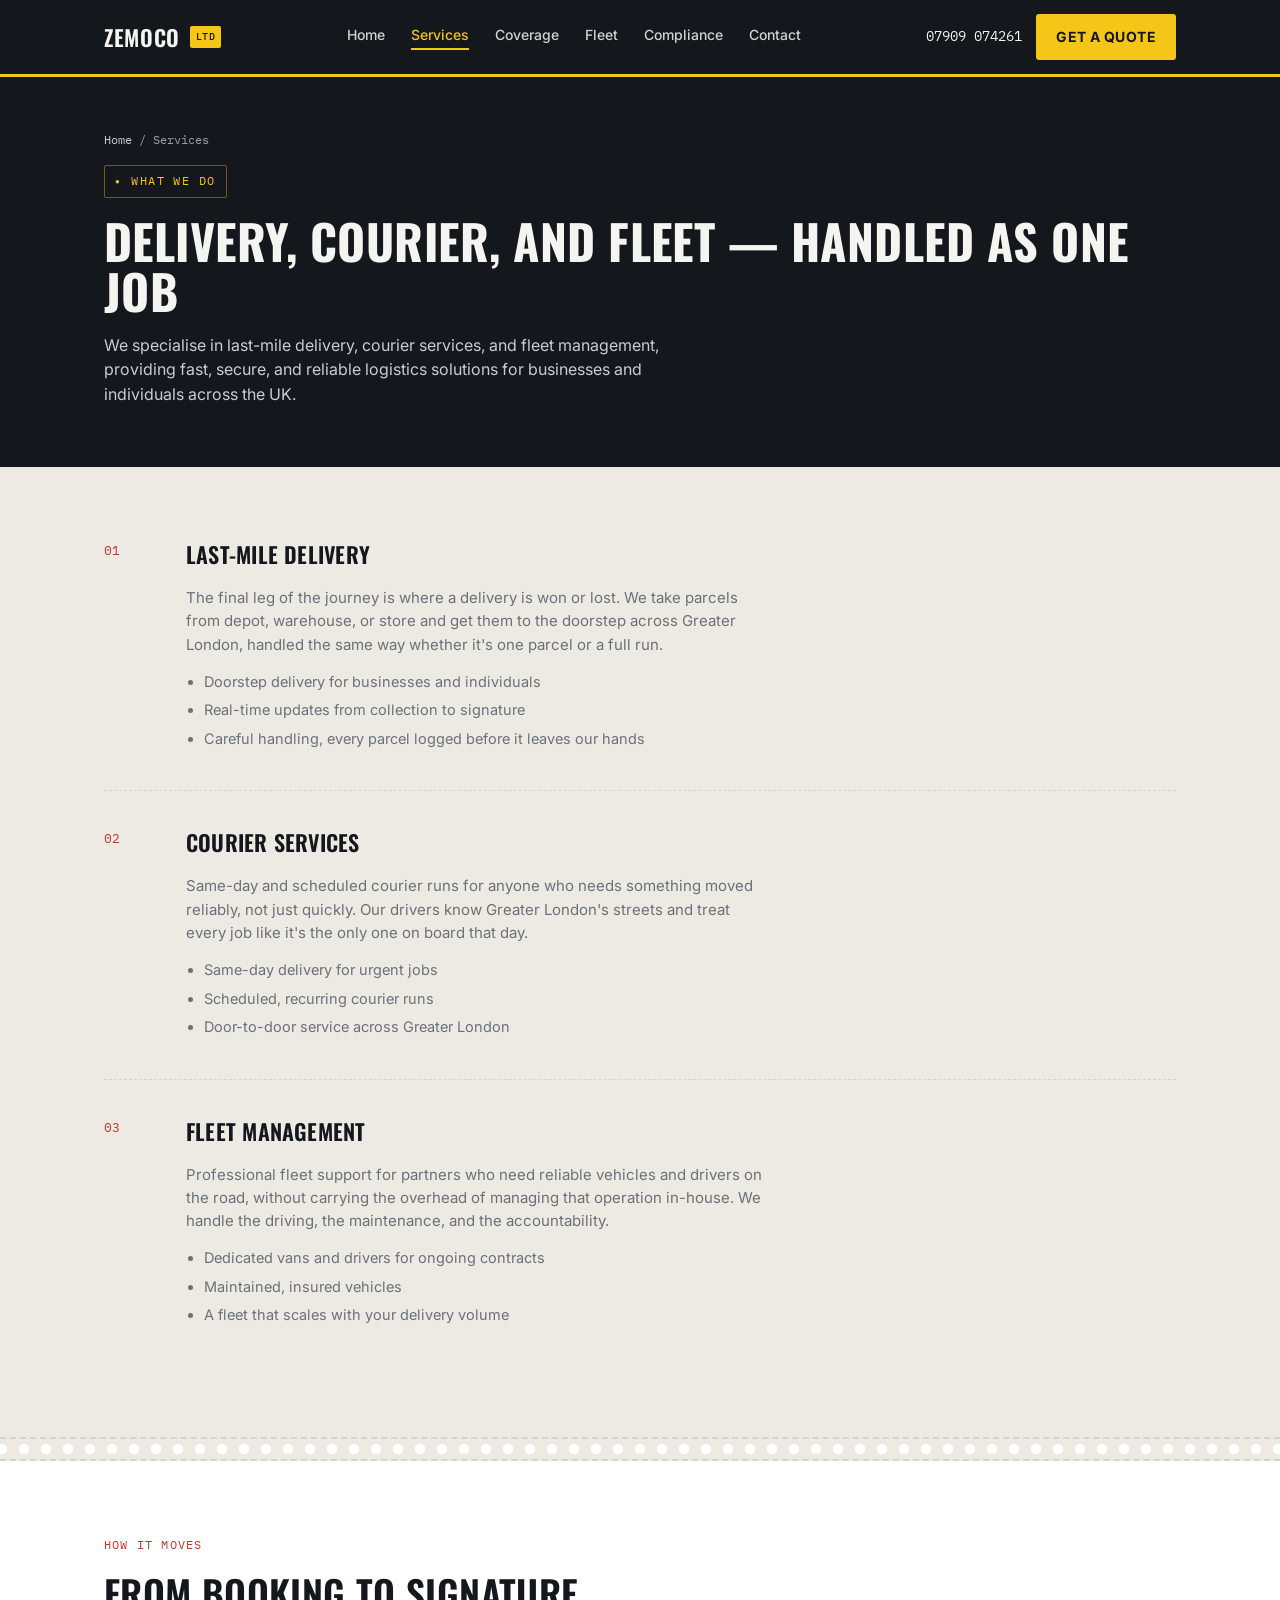
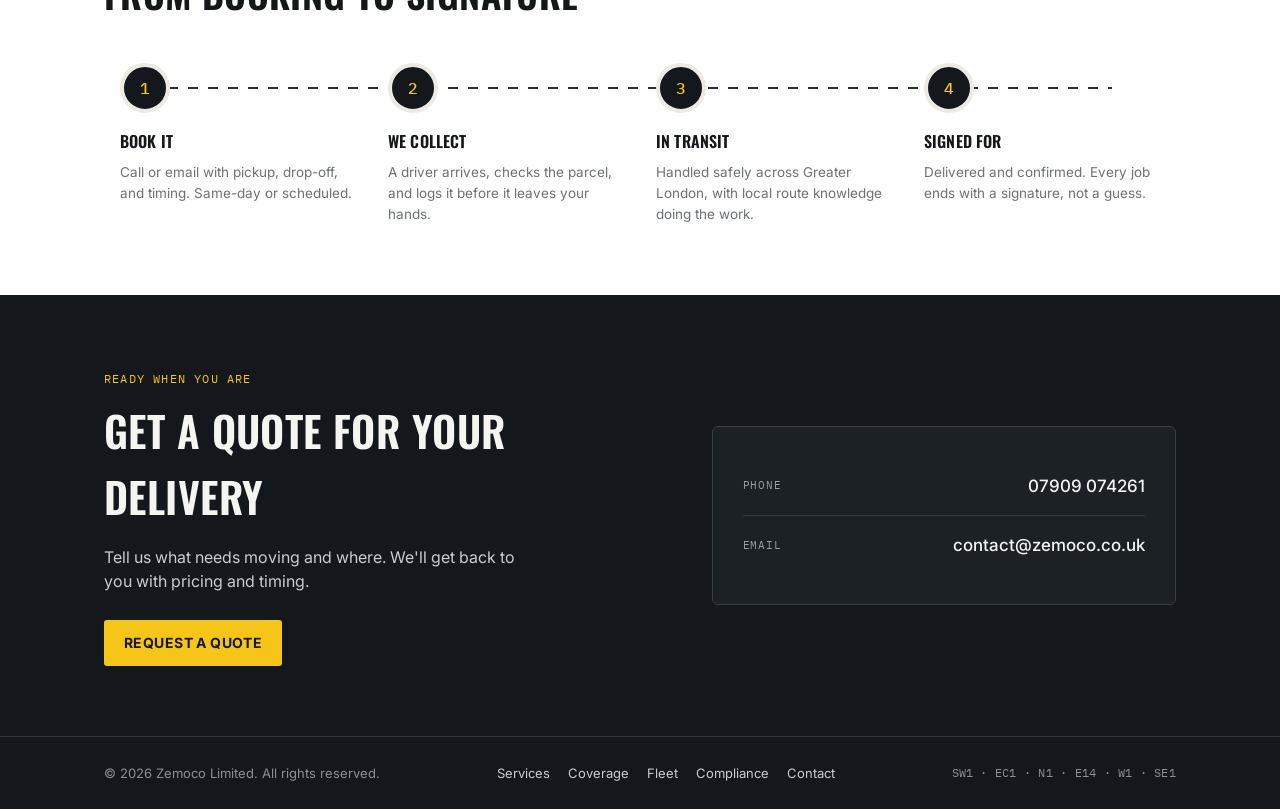
<file: services/index.html>
<!DOCTYPE html>
<html lang="en">
<head>
<meta charset="UTF-8">
<meta name="viewport" content="width=device-width, initial-scale=1.0">
<title>Services — Zemoco Limited</title>
<meta name="description" content="Last-mile delivery, courier services, and fleet management across Greater London.">
<link rel="icon" href="../assets/favicon.svg" type="image/svg+xml">
<link rel="icon" href="../assets/favicon-32.png" type="image/png" sizes="32x32">
<link rel="apple-touch-icon" href="../assets/apple-touch-icon.png">
<link rel="preconnect" href="https://fonts.googleapis.com">
<link rel="preconnect" href="https://fonts.gstatic.com" crossorigin>
<link href="https://fonts.googleapis.com/css2?family=Oswald:wght@400;500;600;700&family=Inter:wght@400;500;600;700&family=IBM+Plex+Mono:wght@400;500&display=swap" rel="stylesheet">
<link rel="stylesheet" href="../styles.css">
</head>
<body>
<header>
  <div class="wrap nav-row">
    <a class="brand" href="../">ZEMOCO <span class="badge">LTD</span></a>
    <nav class="links" aria-label="Primary">
      <a href="../">Home</a>
      <a href="../services/" class="active">Services</a>
      <a href="../coverage/">Coverage</a>
      <a href="../fleet/">Fleet</a>
      <a href="../compliance/">Compliance</a>
      <a href="../contact/">Contact</a>
    </nav>
    <div class="call-strip">
      <a class="tel" href="tel:+447909074261">07909 074261</a>
      <a class="btn" href="../contact/">Get a quote</a>
      <button class="menu-toggle" aria-label="Open menu" onclick="document.getElementById('mobile-nav').classList.toggle('open')">&#9776;</button>
    </div>
  </div>
  <div id="mobile-nav" class="wrap" style="padding-bottom:14px;">
    <nav style="display:flex;flex-direction:column;gap:12px;font-size:15px;">
      <a href="../" onclick="document.getElementById('mobile-nav').classList.remove('open')">Home</a>
      <a href="../services/" class="active" onclick="document.getElementById('mobile-nav').classList.remove('open')">Services</a>
      <a href="../coverage/" onclick="document.getElementById('mobile-nav').classList.remove('open')">Coverage</a>
      <a href="../fleet/" onclick="document.getElementById('mobile-nav').classList.remove('open')">Fleet</a>
      <a href="../compliance/" onclick="document.getElementById('mobile-nav').classList.remove('open')">Compliance</a>
      <a href="../contact/" onclick="document.getElementById('mobile-nav').classList.remove('open')">Contact</a>
      <a href="tel:+447909074261">Call 07909 074261</a>
    </nav>
  </div>
</header>
<main>
<div class="page-banner">
  <div class="wrap">
    <div class="breadcrumb"><a href="../">Home</a> / Services</div>
    <div class="eyebrow">What we do</div>
    <h1>Delivery, courier, and fleet &mdash; handled as one job</h1>
    <p>We specialise in last-mile delivery, courier services, and fleet management, providing fast, secure, and reliable logistics solutions for businesses and individuals across the UK.</p>
  </div>
</div>

<section>
  <div class="wrap">
    <div class="service-detail">
      <div class="index mono">01</div>
      <div>
        <h3>Last-mile delivery</h3>
        <p>The final leg of the journey is where a delivery is won or lost. We take parcels from depot, warehouse, or store and get them to the doorstep across Greater London, handled the same way whether it's one parcel or a full run.</p>
        <ul>
          <li>Doorstep delivery for businesses and individuals</li>
          <li>Real-time updates from collection to signature</li>
          <li>Careful handling, every parcel logged before it leaves our hands</li>
        </ul>
      </div>
    </div>
    <div class="service-detail">
      <div class="index mono">02</div>
      <div>
        <h3>Courier services</h3>
        <p>Same-day and scheduled courier runs for anyone who needs something moved reliably, not just quickly. Our drivers know Greater London's streets and treat every job like it's the only one on board that day.</p>
        <ul>
          <li>Same-day delivery for urgent jobs</li>
          <li>Scheduled, recurring courier runs</li>
          <li>Door-to-door service across Greater London</li>
        </ul>
      </div>
    </div>
    <div class="service-detail">
      <div class="index mono">03</div>
      <div>
        <h3>Fleet management</h3>
        <p>Professional fleet support for partners who need reliable vehicles and drivers on the road, without carrying the overhead of managing that operation in-house. We handle the driving, the maintenance, and the accountability.</p>
        <ul>
          <li>Dedicated vans and drivers for ongoing contracts</li>
          <li>Maintained, insured vehicles</li>
          <li>A fleet that scales with your delivery volume</li>
        </ul>
      </div>
    </div>
  </div>
</section>

<div class="perf on-white"></div>

<section style="background:#fff;">
  <div class="wrap">
    <div class="section-head">
      <span class="tag">How it moves</span>
      <h2>From booking to signature</h2>
    </div>
    <div class="process">
      <div class="step"><div class="dot mono">1</div><h3>Book it</h3><p>Call or email with pickup, drop-off, and timing. Same-day or scheduled.</p></div>
      <div class="step"><div class="dot mono">2</div><h3>We collect</h3><p>A driver arrives, checks the parcel, and logs it before it leaves your hands.</p></div>
      <div class="step"><div class="dot mono">3</div><h3>In transit</h3><p>Handled safely across Greater London, with local route knowledge doing the work.</p></div>
      <div class="step"><div class="dot mono">4</div><h3>Signed for</h3><p>Delivered and confirmed. Every job ends with a signature, not a guess.</p></div>
    </div>
  </div>
</section>

<section class="contact">
  <div class="wrap contact-grid">
    <div>
      <span class="tag" style="color:var(--hivis);">Ready when you are</span>
      <h2>Get a quote for your delivery</h2>
      <p class="lede">Tell us what needs moving and where. We'll get back to you with pricing and timing.</p>
      <a class="btn" href="../contact/">Request a quote</a>
    </div>
    <div class="contact-card">
      <div class="contact-line"><span class="label">Phone</span><a href="tel:+447909074261">07909 074261</a></div>
      <div class="contact-line"><span class="label">Email</span><a href="mailto:contact@zemoco.co.uk">contact@zemoco.co.uk</a></div>
    </div>
  </div>
</section>
</main>
<footer>
  <div class="wrap footer-row">
    <span>&copy; <span class="year"></span> Zemoco Limited. All rights reserved.</span>
    <div class="footer-links">
      <a href="../services/">Services</a>
      <a href="../coverage/">Coverage</a>
      <a href="../fleet/">Fleet</a>
      <a href="../compliance/">Compliance</a>
      <a href="../contact/">Contact</a>
    </div>
    <span class="mono">SW1 &middot; EC1 &middot; N1 &middot; E14 &middot; W1 &middot; SE1</span>
  </div>
</footer>
<script src="../main.js"></script>
</body>
</html>
</file>
<file: styles.css>
:root{
  --ink:#14181c;
  --tarmac:#2b2f33;
  --hivis:#f5c518;
  --paper:#eceae3;
  --line:#d8d4c8;
  --white-line:#f4f4f1;
  --stamp:#c1382f;
  --muted:#6b7178;
}
*{box-sizing:border-box;}
html{scroll-behavior:smooth;}
body{
  margin:0;
  background:var(--paper);
  color:var(--ink);
  font-family:'Inter',sans-serif;
  font-size:16px;
  line-height:1.55;
}
h1,h2,h3,.display{
  font-family:'Oswald',sans-serif;
  text-transform:uppercase;
  letter-spacing:0.01em;
  margin:0;
}
.mono{
  font-family:'IBM Plex Mono',monospace;
  letter-spacing:0.02em;
}
a{color:inherit;}
img,svg{display:block;max-width:100%;}
.wrap{max-width:1120px;margin:0 auto;padding:0 24px;}
.visually-hidden{position:absolute;width:1px;height:1px;overflow:hidden;clip:rect(0,0,0,0);}

/* ---------- perforated divider ---------- */
.perf{
  height:24px;
  background-image: radial-gradient(circle, var(--paper) 5px, transparent 5.5px);
  background-size: 22px 22px;
  background-position: center;
  background-repeat: repeat-x;
  border-top:2px dashed var(--line);
  border-bottom:2px dashed var(--line);
}
.perf.on-ink{background-image: radial-gradient(circle, var(--ink) 5px, transparent 5.5px); border-color:#3a3f45;}
.perf.on-white{background-image: radial-gradient(circle, #fff 5px, transparent 5.5px);}

/* ---------- header ---------- */
header{
  position:sticky; top:0; z-index:50;
  background:var(--ink);
  color:var(--white-line);
  border-bottom:3px solid var(--hivis);
}
.nav-row{display:flex;align-items:center;justify-content:space-between;padding:14px 24px;gap:16px;}
.brand{display:flex;align-items:center;gap:10px;font-family:'Oswald',sans-serif;text-transform:uppercase;font-size:22px;font-weight:600;letter-spacing:0.03em;text-decoration:none;}
.brand .badge{
  background:var(--hivis); color:var(--ink); font-family:'IBM Plex Mono',monospace;
  font-size:10px; font-weight:500; padding:3px 6px; border-radius:2px; letter-spacing:0.05em;
}
nav.links{display:flex;gap:26px;font-size:14px;font-weight:500;}
nav.links a{text-decoration:none;opacity:0.85;border-bottom:2px solid transparent;padding-bottom:2px;transition:opacity .15s, border-color .15s;}
nav.links a:hover, nav.links a:focus-visible{opacity:1;border-color:var(--hivis);}
nav.links a.active{opacity:1;border-color:var(--hivis);color:var(--hivis);}
.call-strip{display:flex;align-items:center;gap:14px;}
.tel{font-family:'IBM Plex Mono',monospace;font-size:14px;text-decoration:none;}
.btn{
  display:inline-flex;align-items:center;gap:8px;
  background:var(--hivis);color:var(--ink);
  font-weight:700;font-size:14px;text-transform:uppercase;letter-spacing:0.03em;
  padding:10px 18px;border-radius:3px;text-decoration:none;border:2px solid var(--hivis);
  transition:transform .12s ease, background .15s ease;
  cursor:pointer;
}
.btn:hover, .btn:focus-visible{background:#ffd847;transform:translateY(-1px);}
.btn.outline{background:transparent;color:var(--white-line);border:2px solid var(--white-line);}
.btn.outline:hover, .btn.outline:focus-visible{background:var(--white-line);color:var(--ink);}
.btn.outline.dark{color:var(--ink);border-color:var(--ink);}
.btn.outline.dark:hover{background:var(--ink);color:var(--white-line);}
.btn:focus-visible, a:focus-visible, button:focus-visible{outline:3px solid var(--stamp);outline-offset:2px;}
.menu-toggle{display:none;background:none;border:2px solid var(--white-line);color:var(--white-line);padding:8px 10px;border-radius:3px;}
#mobile-nav{display:none;}
#mobile-nav.open{display:block !important;}

/* ---------- page banner (interior pages) ---------- */
.page-banner{background:var(--ink);color:var(--white-line);padding:54px 0 44px;}
.page-banner .eyebrow{
  display:inline-flex;align-items:center;gap:10px;
  font-family:'IBM Plex Mono',monospace;font-size:12px;
  color:var(--hivis);letter-spacing:0.12em;text-transform:uppercase;
  border:1px solid rgba(245,197,24,0.4); padding:6px 10px; border-radius:2px;
  margin-bottom:18px;
}
.page-banner .eyebrow::before{content:"●";font-size:8px;}
.page-banner h1{font-size:clamp(30px,4.4vw,48px);font-weight:700;line-height:1.05;}
.page-banner p{color:#c9cdd2;max-width:60ch;margin-top:16px;font-size:16px;}
.breadcrumb{font-family:'IBM Plex Mono',monospace;font-size:12px;color:#9aa0a6;margin-bottom:16px;}
.breadcrumb a{text-decoration:none;color:#c9cdd2;}
.breadcrumb a:hover{color:var(--hivis);}

/* ---------- hero (home) ---------- */
.hero{background:var(--ink); color:var(--white-line); padding:64px 0 0; overflow:hidden;}
.hero-grid{display:grid;grid-template-columns:1.05fr 0.95fr;gap:40px;align-items:center;padding-bottom:52px;}
.eyebrow{
  display:inline-flex;align-items:center;gap:10px;
  font-family:'IBM Plex Mono',monospace;font-size:12px;
  color:var(--hivis);letter-spacing:0.12em;text-transform:uppercase;
  border:1px solid rgba(245,197,24,0.4); padding:6px 10px; border-radius:2px;
  margin-bottom:22px;
}
.eyebrow::before{content:"●";font-size:8px;}
.hero h1{font-size:clamp(38px,5.4vw,64px);line-height:1.02;font-weight:700;}
.hero h1 .stamp{color:var(--stamp);}
.hero p.lede{max-width:46ch;font-size:17px;color:#c9cdd2;margin:22px 0 30px;}
.hero-ctas{display:flex;gap:14px;flex-wrap:wrap;}
.hero-meta{display:flex;gap:26px;margin-top:36px;flex-wrap:wrap;}
.hero-meta div{font-family:'IBM Plex Mono',monospace;font-size:12px;color:#9aa0a6;}
.hero-meta strong{display:block;color:var(--white-line);font-size:20px;font-family:'Oswald',sans-serif;font-weight:600;}

.route-card{background:#1c2126;border:1px solid #383e45;border-radius:6px;padding:18px;}
.route-card .cap{display:flex;justify-content:space-between;font-family:'IBM Plex Mono',monospace;font-size:11px;color:#8b9096;text-transform:uppercase;letter-spacing:0.08em;margin-bottom:6px;}
.route-svg-wrap{width:100%;aspect-ratio:1.25/1;}
.van-dot{fill:var(--hivis);}

/* ---------- sections ---------- */
section{padding:70px 0;}
.section-head{max-width:640px;margin-bottom:40px;}
.tag{
  display:inline-block;font-family:'IBM Plex Mono',monospace;font-size:12px;color:var(--stamp);
  text-transform:uppercase;letter-spacing:0.1em;margin-bottom:10px;
}
.tag.on-ink{color:var(--hivis);}
.section-head h2{font-size:clamp(26px,3.4vw,38px);font-weight:600;}
.section-head p{color:var(--muted);margin-top:12px;font-size:16px;max-width:56ch;}

/* cards / services */
.cards{display:grid;grid-template-columns:repeat(3,1fr);gap:22px;}
.card{background:#fff;border:1px solid var(--line);border-radius:6px;padding:26px 24px;position:relative;}
.card .num{
  position:absolute;top:-14px;left:22px;background:var(--ink);color:var(--hivis);
  font-family:'IBM Plex Mono',monospace;font-size:11px;padding:3px 8px;border-radius:2px;
}
.card h3{font-size:19px;margin:14px 0 10px;font-weight:600;}
.card p{color:var(--muted);font-size:14.5px;margin:0;}
.card a.more{display:inline-block;margin-top:14px;font-size:13px;font-weight:600;text-decoration:none;color:var(--stamp);border-bottom:1px solid var(--stamp);}

/* service detail rows (services page) */
.service-detail{
  display:grid;grid-template-columns:60px 1fr;gap:22px;
  padding:34px 0;border-bottom:1px dashed var(--line);
}
.service-detail:first-of-type{padding-top:0;}
.service-detail:last-of-type{border-bottom:none;}
.service-detail .index{font-family:'IBM Plex Mono',monospace;font-size:13px;color:var(--stamp);padding-top:4px;}
.service-detail h3{font-size:22px;font-weight:600;margin-bottom:10px;}
.service-detail p{color:var(--muted);font-size:15px;max-width:64ch;}
.service-detail ul{margin:14px 0 0;padding-left:18px;color:var(--muted);font-size:14.5px;}
.service-detail li{margin-bottom:6px;}

/* process */
.process{display:grid;grid-template-columns:repeat(4,1fr);gap:0;position:relative;}
.process::before{
  content:"";position:absolute;top:24px;left:6%;right:6%;height:2px;
  background-repeat:repeat-x;background-image:linear-gradient(90deg, var(--tarmac) 0 10px, transparent 10px 20px);
  background-size:20px 2px;
}
.step{padding:0 16px;position:relative;text-align:left;}
.step .dot{
  width:50px;height:50px;border-radius:50%;background:var(--ink);color:var(--hivis);
  display:flex;align-items:center;justify-content:center;font-family:'IBM Plex Mono',monospace;font-weight:500;
  margin-bottom:16px;position:relative;z-index:2;border:4px solid var(--paper);
}
.step h3{font-size:16px;margin-bottom:8px;font-weight:600;}
.step p{font-size:13.5px;color:var(--muted);margin:0;}

/* coverage */
.coverage-wrap{display:grid;grid-template-columns:1fr 1fr;gap:44px;align-items:center;}
.postcodes{display:flex;flex-wrap:wrap;gap:10px;margin-top:22px;}
.pc-tag{
  font-family:'IBM Plex Mono',monospace;font-size:13px;background:var(--ink);color:var(--white-line);
  padding:8px 14px;border-radius:2px;position:relative;
}
.pc-tag::before{content:"";position:absolute;left:-4px;top:50%;transform:translateY(-50%);width:8px;height:8px;background:var(--paper);border-radius:50%;border:1px solid var(--line);}
.map-block{background:#fff;border:1px solid var(--line);border-radius:6px;padding:18px;}

.borough-grid{display:grid;grid-template-columns:repeat(3,1fr);gap:14px;margin-top:26px;}
.borough{background:#fff;border:1px solid var(--line);border-radius:6px;padding:16px 18px;}
.borough .mono{font-size:11px;color:var(--stamp);}
.borough p{margin:6px 0 0;font-size:14px;color:var(--muted);}

/* road visual (home) — split text / photo */
.road-section{
  padding:70px 0;
  background:#fff;
  border-top:1px solid var(--line);
  border-bottom:1px solid var(--line);
}
.road-split{
  display:grid;
  grid-template-columns:1fr 1fr;
  gap:0;
  align-items:stretch;
  min-height:380px;
  background:var(--ink);
  border-radius:6px;
  overflow:hidden;
  border:1px solid #313841;
}
.road-copy{
  display:flex;
  flex-direction:column;
  justify-content:center;
  padding:42px 40px;
  color:var(--white-line);
  opacity:0;
  transform:translateX(-14px);
  transition:opacity .65s ease, transform .65s ease;
}
.road-copy .tag{color:var(--hivis);}
.road-copy h2{
  font-size:clamp(24px,3vw,34px);
  font-weight:600;
  margin-top:6px;
  line-height:1.1;
}
.road-copy p{
  color:#c9cdd2;
  margin:16px 0 0;
  font-size:15.5px;
  max-width:38ch;
  line-height:1.55;
}
.road-copy a.more{
  display:inline-block;
  margin-top:22px;
  font-size:13px;
  font-weight:600;
  text-decoration:none;
  color:var(--hivis);
  border-bottom:1px solid var(--hivis);
  width:fit-content;
}
.road-shot{
  margin:0;
  min-height:280px;
  overflow:hidden;
  background:#1c2126;
}
.road-shot img{
  width:100%;
  height:100%;
  min-height:280px;
  object-fit:cover;
  object-position:center 50%;
  display:block;
  opacity:0;
  transform:scale(1.06);
  transition:opacity .75s ease .1s, transform 1s ease .1s;
}
.road-section.is-inview .road-copy{
  opacity:1;
  transform:translateX(0);
}
.road-section.is-inview .road-shot img{
  opacity:1;
  transform:scale(1);
}
@media (prefers-reduced-motion: reduce){
  .road-copy,
  .road-shot img{
    transition:none;
    transform:none;
    opacity:1;
  }
}

/* fleet */
.fleet-strip{background:var(--tarmac);color:var(--white-line);border-radius:6px;padding:38px 34px;display:grid;grid-template-columns:1.2fr 1fr 1fr;gap:30px;align-items:center;}
.fleet-strip .lead h3{color:var(--hivis);font-size:22px;margin-bottom:10px;font-weight:600;}
.fleet-strip .lead p{color:#c9cdd2;font-size:14.5px;max-width:40ch;}
.stat{border-left:2px solid #454b52;padding-left:22px;}
.stat .big{font-family:'Oswald',sans-serif;font-size:40px;font-weight:600;color:var(--white-line);line-height:1;}
.stat .small{font-family:'IBM Plex Mono',monospace;font-size:12px;color:#9aa0a6;text-transform:uppercase;letter-spacing:0.06em;margin-top:8px;}
.stat .note{font-size:12px;color:var(--hivis);margin-top:4px;}

.roadmap{display:grid;grid-template-columns:repeat(3,1fr);gap:20px;margin-top:20px;}
.roadmap .stage{background:#fff;border:1px solid var(--line);border-radius:6px;padding:20px;}
.roadmap .stage .mono{font-size:11px;color:var(--stamp);}
.roadmap .stage h3{font-size:17px;margin:10px 0 8px;font-weight:600;}
.roadmap .stage p{font-size:14px;color:var(--muted);margin:0;}
.roadmap .stage.current{border-color:var(--hivis);border-width:2px;}

/* compliance */
.compliance-wrap{display:grid;grid-template-columns:1fr 1fr;gap:36px;}
.docket{background:#fff;border:1px solid var(--line);border-radius:6px;padding:0;overflow:hidden;}
.docket .head{background:var(--ink);color:var(--white-line);padding:14px 22px;display:flex;justify-content:space-between;align-items:center;}
.docket .head span.mono{font-size:12px;color:var(--hivis);}
.docket ul{list-style:none;margin:0;padding:22px;}
.docket li{display:flex;gap:12px;padding:11px 0;border-bottom:1px dashed var(--line);font-size:14.5px;}
.docket li:last-child{border-bottom:none;}
.docket li::before{content:"✓";color:var(--stamp);font-weight:700;flex-shrink:0;}
.insurance-note{background:var(--paper);border:1px dashed var(--stamp);border-radius:6px;padding:22px;margin-top:20px;}
.insurance-note .tag{margin-bottom:8px;}
.insurance-note p{margin:0;font-size:14.5px;color:var(--ink);}

/* contact */
.contact{background:var(--ink);color:var(--white-line);}
.contact-grid{display:grid;grid-template-columns:1.1fr 0.9fr;gap:40px;align-items:center;}
.contact h1, .contact h2{font-size:clamp(28px,4vw,42px);font-weight:600;}
.contact p.lede{color:#c9cdd2;max-width:44ch;margin:16px 0 26px;}
.contact-card{background:#1c2126;border:1px solid #383e45;border-radius:6px;padding:30px;}
.contact-line{display:flex;justify-content:space-between;align-items:center;padding:16px 0;border-bottom:1px solid #313841;}
.contact-line:last-child{border-bottom:none;}
.contact-line .label{font-family:'IBM Plex Mono',monospace;font-size:11px;color:#9aa0a6;text-transform:uppercase;letter-spacing:0.08em;}
.contact-line a{font-size:17px;text-decoration:none;font-weight:500;}
.contact-line a:hover{color:var(--hivis);}

/* quote form (contact page) */
.quote-form{background:#fff;border:1px solid var(--line);border-radius:6px;padding:30px;}
.quote-form .field{margin-bottom:18px;}
.quote-form label{display:block;font-family:'IBM Plex Mono',monospace;font-size:11px;text-transform:uppercase;letter-spacing:0.06em;color:var(--muted);margin-bottom:6px;}
.quote-form input, .quote-form select, .quote-form textarea{
  width:100%;border:1px solid var(--line);border-radius:3px;padding:11px 12px;font-family:'Inter',sans-serif;font-size:14.5px;background:var(--paper);color:var(--ink);
}
.quote-form input:focus, .quote-form select:focus, .quote-form textarea:focus{outline:2px solid var(--stamp);outline-offset:1px;background:#fff;}
.quote-form .row-2{display:grid;grid-template-columns:1fr 1fr;gap:16px;}
.quote-form .submit{width:100%;justify-content:center;margin-top:6px;border:none;}
.quote-form .submit:disabled{
  opacity:0.45;
  cursor:not-allowed;
  transform:none;
  pointer-events:none;
}
.form-note{font-size:12.5px;color:var(--muted);margin-top:12px;}

footer{background:var(--ink);color:#8b9096;padding:26px 0;border-top:1px solid #313841;}
.footer-row{display:flex;justify-content:space-between;align-items:center;flex-wrap:wrap;gap:10px;font-size:13px;}
.footer-row .mono{font-size:12px;}
.footer-links{display:flex;gap:18px;}
.footer-links a{text-decoration:none;font-size:13px;color:#c9cdd2;}
.footer-links a:hover{color:var(--hivis);}

@media (max-width: 880px){
  nav.links, .call-strip .tel{display:none;}
  .menu-toggle{display:inline-flex;}
  .hero-grid, .coverage-wrap, .compliance-wrap, .contact-grid, .road-split{grid-template-columns:1fr;}
  .road-shot{order:-1;min-height:220px;}
  .road-shot img{min-height:220px;}
  .road-copy{padding:32px 28px;}
  .cards{grid-template-columns:1fr;}
  .process{grid-template-columns:1fr 1fr;row-gap:34px;}
  .process::before{display:none;}
  .fleet-strip{grid-template-columns:1fr;}
  .stat{border-left:none;border-top:2px solid #454b52;padding-left:0;padding-top:16px;}
  .roadmap, .borough-grid{grid-template-columns:1fr;}
  .quote-form .row-2{grid-template-columns:1fr;}
  .service-detail{grid-template-columns:1fr;}
}
@media (prefers-reduced-motion: reduce){
  * { animation-duration: 0.001ms !important; animation-iteration-count: 1 !important; }
}
</file>
